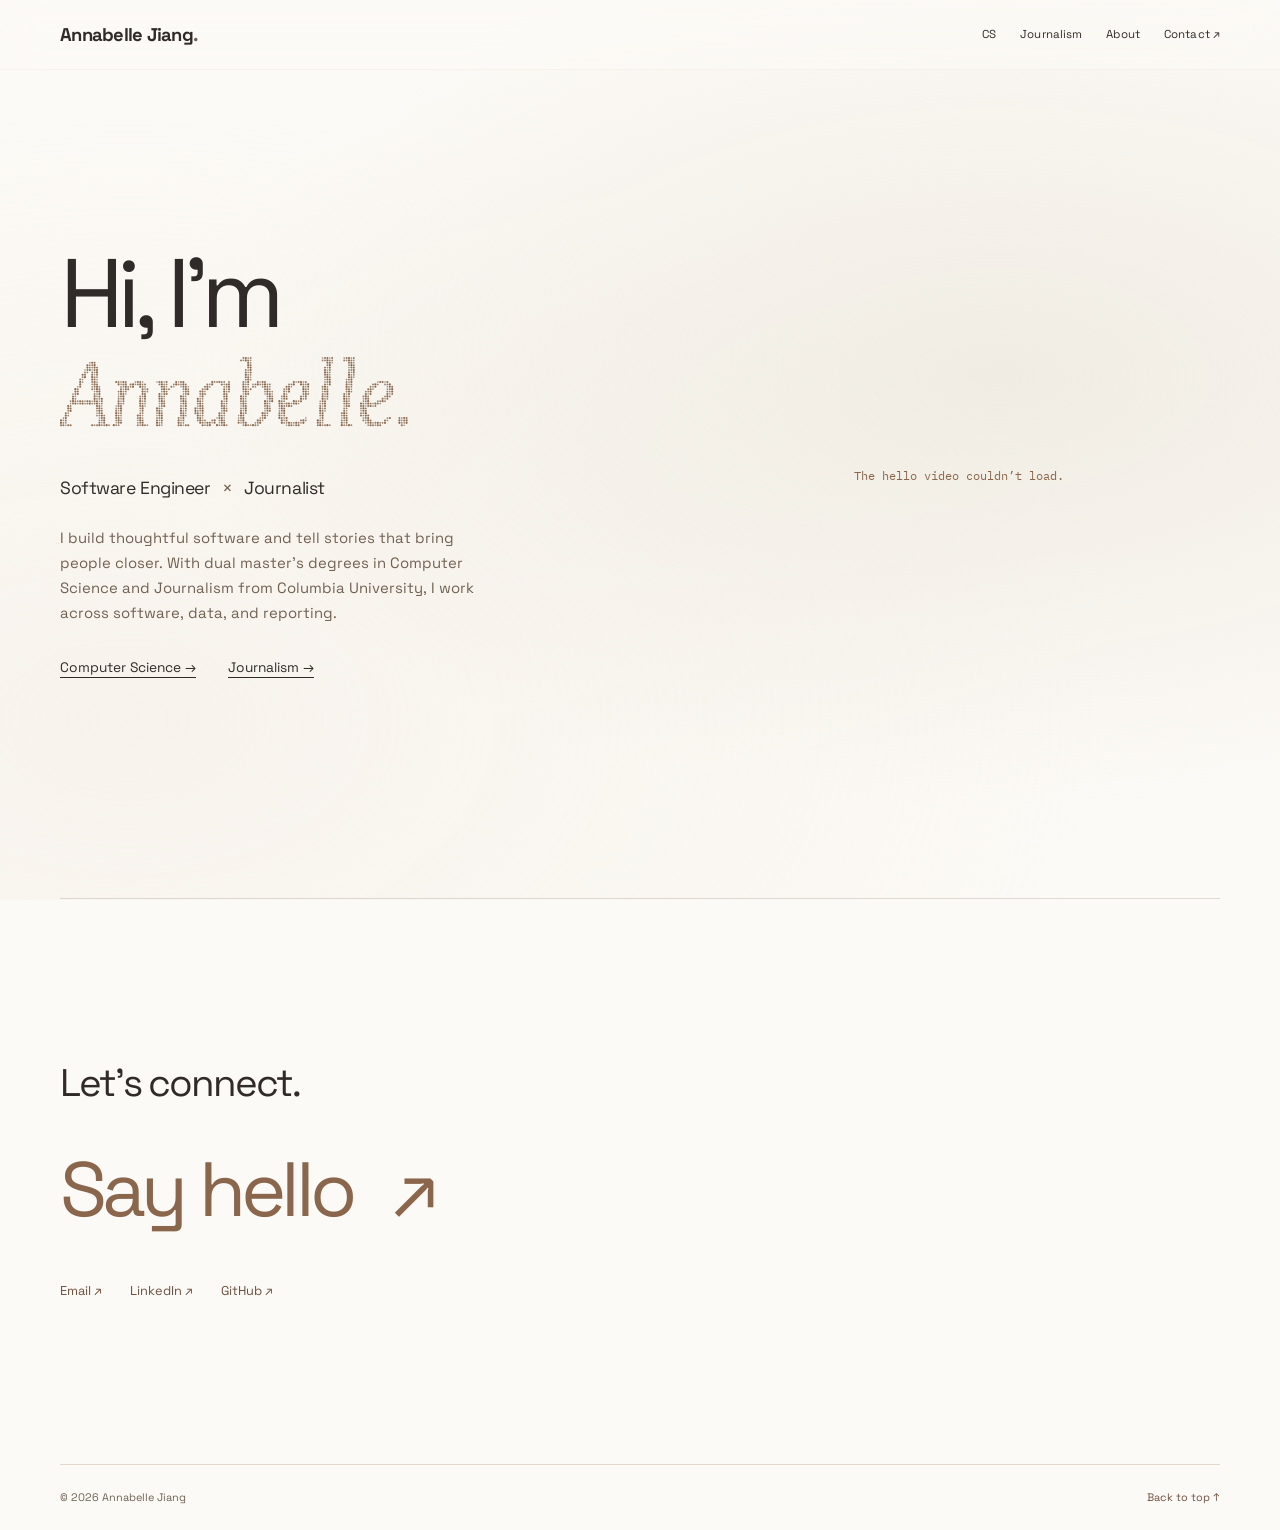
<file: index.html>
<!DOCTYPE html>
<html lang="en">
  <head>
    <meta charset="UTF-8" />
    <meta name="viewport" content="width=device-width, initial-scale=1.0" />
    <title>Annabelle Jiang | CS + Journalism</title>
    <meta
      name="description"
      content="Annabelle Jiang builds AI systems, interactive tools, and immersive stories. Columbia University graduate in Computer Science and Journalism."
    />
    <link rel="preconnect" href="https://fonts.googleapis.com" />
    <link rel="preconnect" href="https://fonts.gstatic.com" crossorigin />
    <link
      href="https://fonts.googleapis.com/css2?family=Space+Grotesk:wght@400;500;700&family=IBM+Plex+Mono:wght@400;500&display=swap"
      rel="stylesheet"
    />
    <link rel="stylesheet" href="theme.css"><link rel="stylesheet" href="styles.css" />
    <link rel="stylesheet" href="character-system.css" />
    <link rel="stylesheet" href="scrolly-story.css" />
  </head>
  <body class="character-portfolio scrolly-portfolio">
    <div class="story-atmosphere" aria-hidden="true"></div>
    <a class="skip-link" href="#contact">Skip to contact</a>
    <div class="scroll-progress" aria-hidden="true"><span id="scroll-bar"></span></div>
    <header class="nav-bar"><nav class="nav" aria-label="Main navigation">
      <a class="logo" href="#top">Annabelle Jiang<span class="logo-dot">.</span></a>
      <div class="nav-links"><a href="cs.html">CS</a><a href="journalism.html">Journalism</a><a href="about.html">About</a><a href="#contact" data-spy="contact">Contact ↗</a></div>
    </nav></header>
    <main id="top">
      <section class="editorial hero-section container" aria-labelledby="hero-title">
        <div class="editorial-copy">
          <h1 id="hero-title">Hi, I’m<br /><span class="point-name" id="point-name"><span>Annabelle.</span><canvas aria-hidden="true"></canvas></span></h1>
          <p class="hero-role">Software Engineer <span>×</span> Journalist</p>
          <p class="intro">I build thoughtful software and tell stories that bring people closer. With dual master’s degrees in Computer Science and Journalism from Columbia University, I work across software, data, and reporting.</p>
          <div class="cta-row"><a class="text-link" href="cs.html">Computer Science →</a><a class="text-link" href="journalism.html">Journalism →</a></div>
        </div>
        <figure class="character character-hello hero-film" aria-label="Annabelle waves hello">
          <div class="keyed-video" id="hero-film"><canvas aria-hidden="true"></canvas></div>
        </figure>
      </section>
      <section class="contact-section container" id="contact"><h2>Let’s connect.</h2><a class="contact-email" href="mailto:alj2162@columbia.edu">Say hello <span aria-hidden="true">↗</span></a><div class="social-links"><a href="mailto:alj2162@columbia.edu">Email ↗</a><a href="https://www.linkedin.com/in/annabellejiang" target="_blank" rel="noreferrer">LinkedIn ↗</a><a href="https://github.com/annabellelj" target="_blank" rel="noreferrer">GitHub ↗</a></div></section>
    </main>
    <footer class="footer container"><p>© <span id="year"></span> Annabelle Jiang</p><a href="#top">Back to top ↑</a></footer>
    <script src="script.js"></script>
    <script src="hero-film.js" defer></script>
    <script src="point-name.js" defer></script>
  <script src="portrait-key.js" defer></script></body>
</html>
</file>
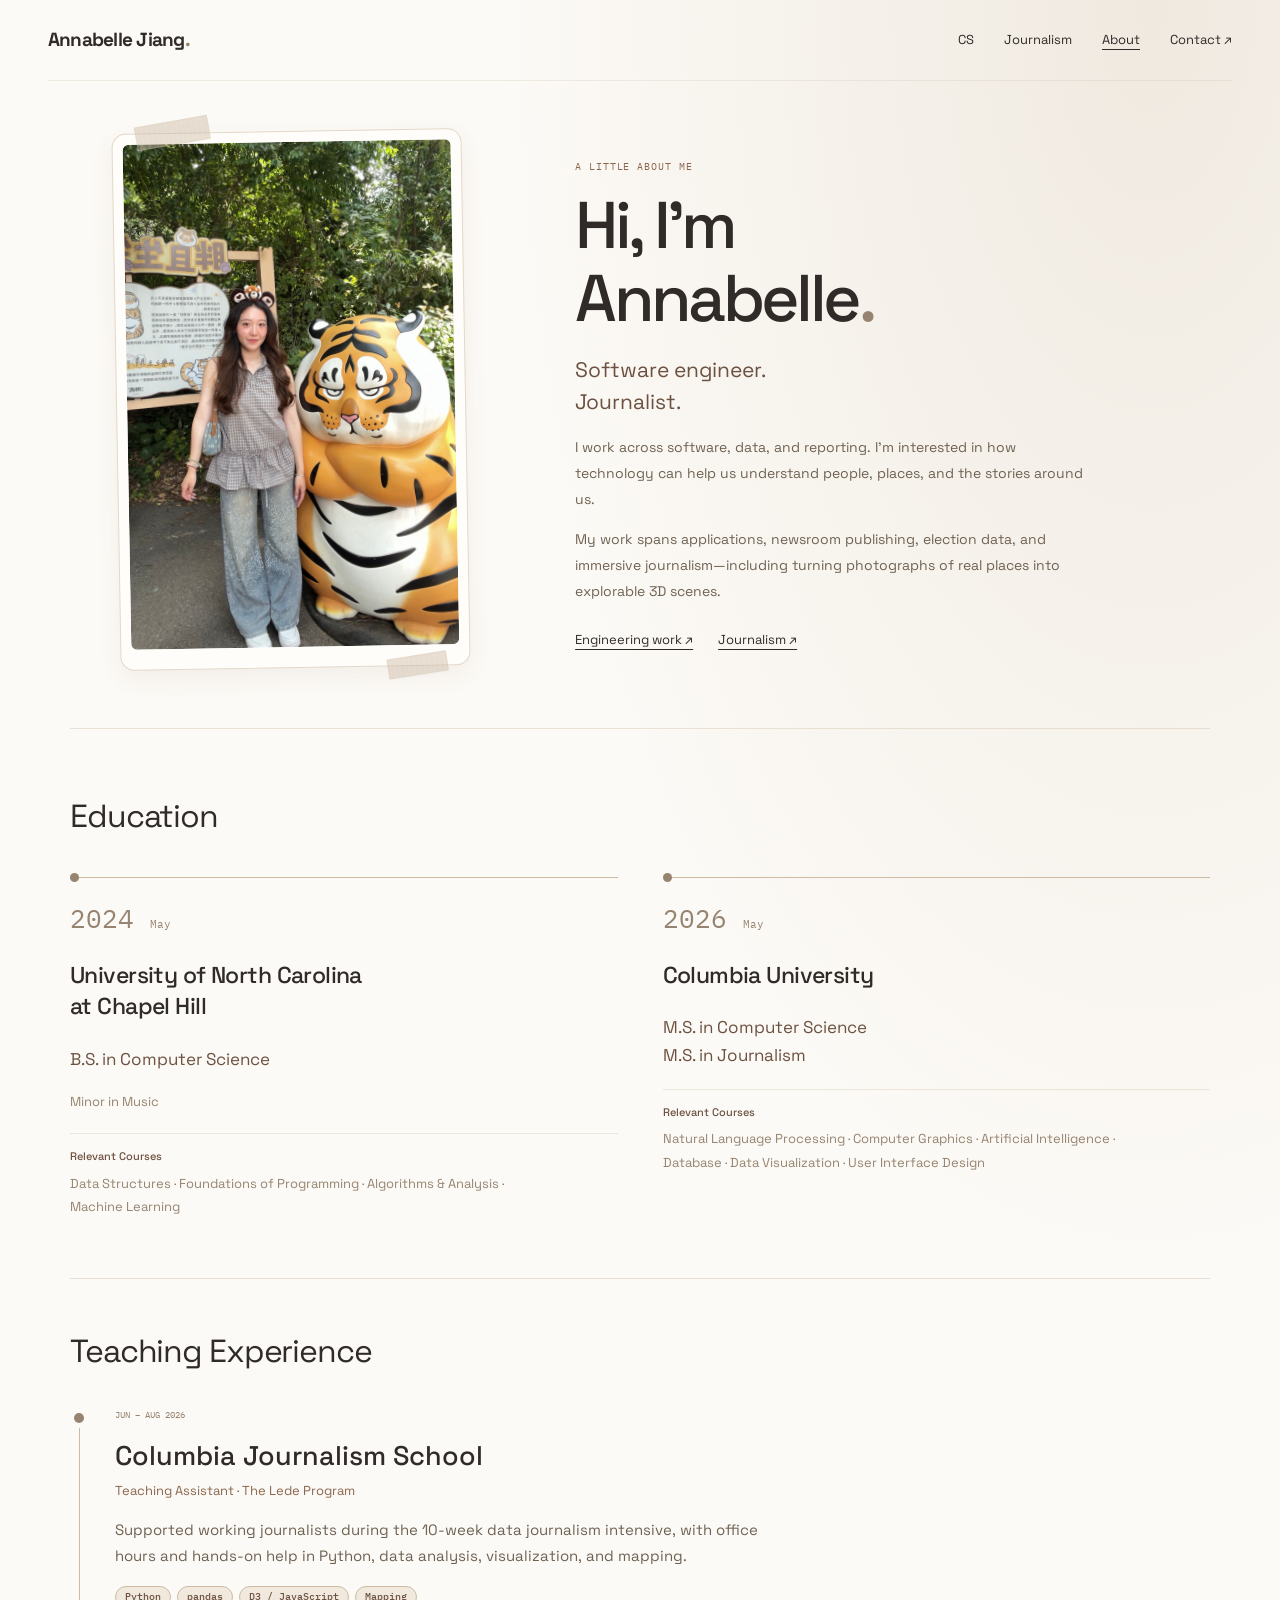
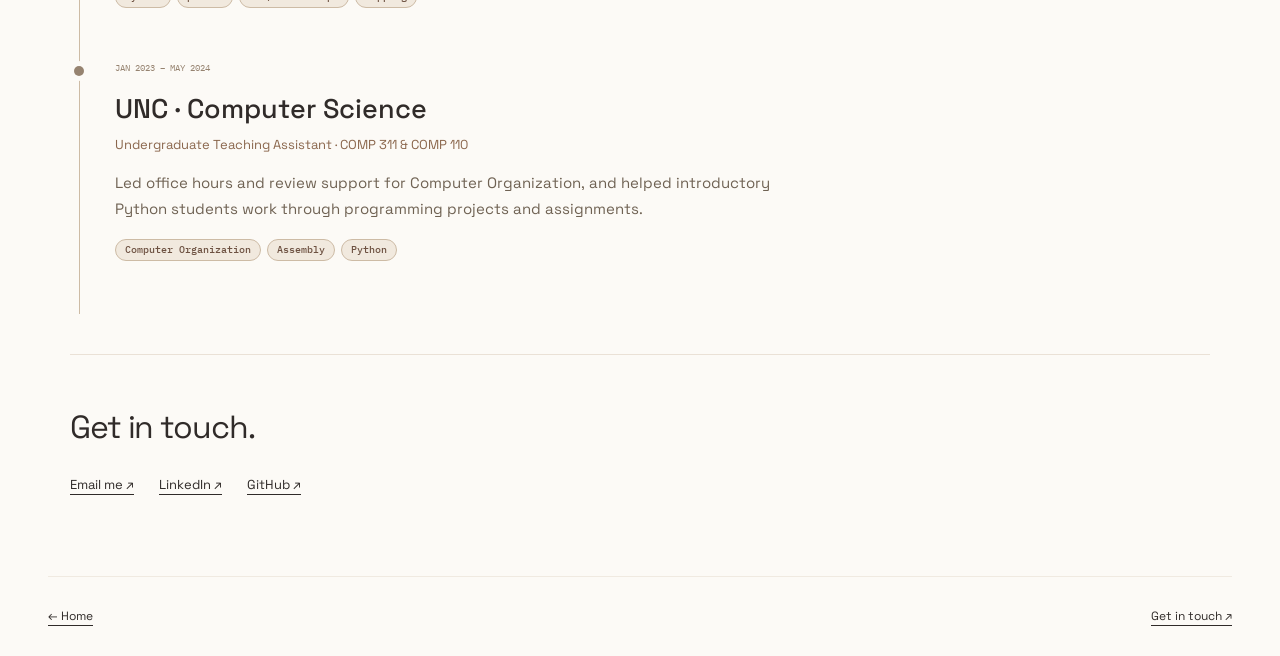
<file: about.html>
<!doctype html><html lang="en"><head><meta charset="utf-8"><meta name="viewport" content="width=device-width,initial-scale=1"><title>About · Annabelle Jiang</title><meta name="description" content="About Annabelle Jiang — software engineering, journalism, and education."><link rel="preconnect" href="https://fonts.googleapis.com"><link href="https://fonts.googleapis.com/css2?family=Space+Grotesk:wght@400;500;700&family=IBM+Plex+Mono&display=swap" rel="stylesheet"><link rel="stylesheet" href="theme.css"><link rel="stylesheet" href="collections.css"></head><body class="collection-page about"><a class="skip" href="#about-intro">Skip to collection</a><header><a class="brand" href="index.html">Annabelle Jiang<span>.</span></a><nav aria-label="Main navigation"><a href="cs.html">CS</a><a href="journalism.html" >Journalism</a><a href="about.html" aria-current="page">About</a><a href="index.html#contact">Contact ↗</a></nav></header><main><section class="about-intro" id="about-intro" aria-labelledby="about-title"><figure class="profile-photo"><img src="media/IMG_3473.jpg" width="1320" height="2032" alt="Annabelle Jiang standing beside a tiger sculpture" fetchpriority="high"></figure><div><p class="eyebrow">A little about me</p><h1 id="about-title">Hi, I’m<br>Annabelle<span>.</span></h1><p class="about-lead">Software engineer.<br>Journalist.</p><p>I work across software, data, and reporting. I’m interested in how technology can help us understand people, places, and the stories around us.</p><p>My work spans applications, newsroom publishing, election data, and immersive journalism—including turning photographs of real places into explorable 3D scenes.</p><div class="about-links"><a href="cs.html">Engineering work ↗</a><a href="journalism.html">Journalism ↗</a></div></div></section><section class="education" aria-labelledby="education-title"><h2 id="education-title">Education</h2><div class="education-path"><article><p class="education-year">2024 <span>May</span></p><div><h3>University of North Carolina<br>at Chapel Hill</h3><p class="education-degree">B.S. in Computer Science</p><p>Minor in Music</p><div class="relevant-courses"><h4>Relevant Courses</h4><p>Data Structures · Foundations of Programming · Algorithms &amp; Analysis · Machine Learning</p></div></div></article><article><p class="education-year">2026 <span>May</span></p><div><h3>Columbia University</h3><p class="education-degree">M.S. in Computer Science<br>M.S. in Journalism</p><div class="relevant-courses"><h4>Relevant Courses</h4><p>Natural Language Processing · Computer Graphics · Artificial Intelligence · Database · Data Visualization · User Interface Design</p></div></div></article></div></section><section class="about-teaching" aria-labelledby="ta-title"><h2 id="ta-title">Teaching Experience</h2><div class="experience-timeline"><article class="work-entry"><div class="entry-label">Jun – Aug 2026</div><h3>Columbia Journalism School</h3><p class="experience-role">Teaching Assistant · The Lede Program</p><p class="entry-description">Supported working journalists during the 10-week data journalism intensive, with office hours and hands-on help in Python, data analysis, visualization, and mapping.</p><div class="technology-tags" aria-label="Teaching topics"><span class="technology-tag">Python</span><span class="technology-tag">pandas</span><span class="technology-tag">D3 / JavaScript</span><span class="technology-tag">Mapping</span></div></article><article class="work-entry"><div class="entry-label">Jan 2023 – May 2024</div><h3>UNC · Computer Science</h3><p class="experience-role">Undergraduate Teaching Assistant · COMP 311 &amp; COMP 110</p><p class="entry-description">Led office hours and review support for Computer Organization, and helped introductory Python students work through programming projects and assignments.</p><div class="technology-tags" aria-label="Teaching topics"><span class="technology-tag">Computer Organization</span><span class="technology-tag">Assembly</span><span class="technology-tag">Python</span></div></article></div></section><section class="about-contact"><h2>Get in touch.</h2><div class="about-links"><a href="mailto:alj2162@columbia.edu">Email me ↗</a><a href="https://www.linkedin.com/in/annabellejiang" target="_blank" rel="noreferrer">LinkedIn ↗</a><a href="https://github.com/annabellelj" target="_blank" rel="noreferrer">GitHub ↗</a></div></section></main><footer><a href="index.html">← Home</a><a href="mailto:alj2162@columbia.edu">Get in touch ↗</a></footer></body></html>
</file>
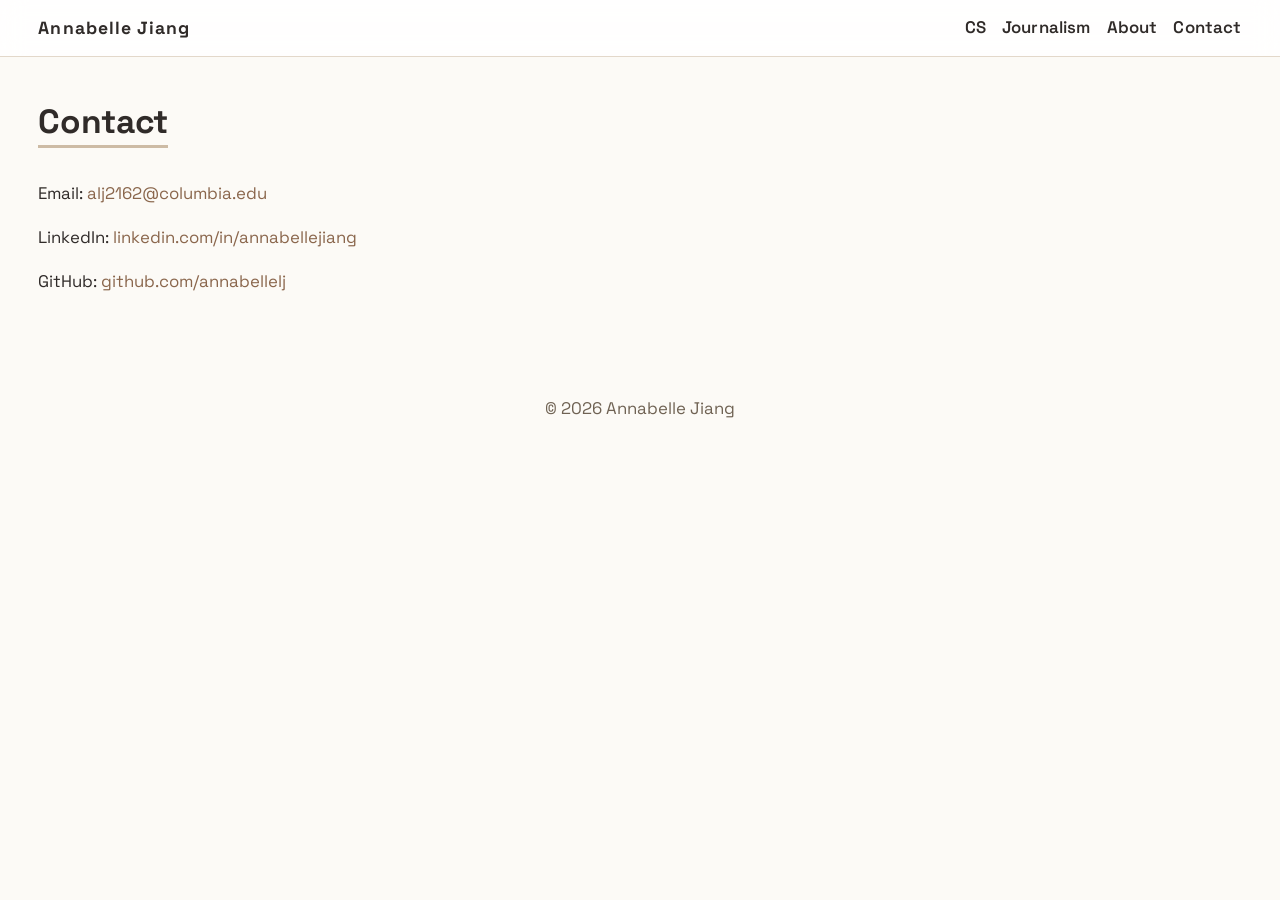
<file: contact.html>
<!DOCTYPE html>
<html lang="en">
  <head>
    <meta charset="UTF-8" />
    <meta name="viewport" content="width=device-width, initial-scale=1.0" />
    <title>Contact | Annabelle Jiang</title>
    <meta name="description" content="Contact Annabelle Jiang." />
    <link rel="preconnect" href="https://fonts.googleapis.com" />
    <link rel="preconnect" href="https://fonts.gstatic.com" crossorigin />
    <link
      href="https://fonts.googleapis.com/css2?family=Space+Grotesk:wght@400;500;700&family=IBM+Plex+Mono:wght@400;500&display=swap"
      rel="stylesheet"
    />
    <link rel="stylesheet" href="theme.css"><link rel="stylesheet" href="styles.css" />
    <script>document.documentElement.classList.add("js");</script>
  </head>
  <body>
    <div class="nav-bar">
      <nav class="nav">
        <a class="logo" href="index.html#top">Annabelle Jiang</a>
        <div class="nav-links">
          <a href="index.html#cs">CS</a>
          <a href="index.html#journalism">Journalism</a>
          <a href="index.html#about">About</a>
          <a href="index.html#contact">Contact</a>
        </div>
      </nav>
    </div>

    <main>
      <section class="section container">
        <h1 class="section-title">Contact</h1>
        <p>Email: <a href="mailto:alj2162@columbia.edu">alj2162@columbia.edu</a></p>
        <p>LinkedIn: <a href="https://www.linkedin.com/in/annabellejiang" target="_blank" rel="noreferrer">linkedin.com/in/annabellejiang</a></p>
        <p>GitHub: <a href="https://github.com/annabellelj" target="_blank" rel="noreferrer">github.com/annabellelj</a></p>
      </section>
    </main>

    <footer class="footer">
      <p>&copy; <span id="year"></span> Annabelle Jiang</p>
    </footer>

    <script src="script.js"></script>
  </body>
</html>
</file>
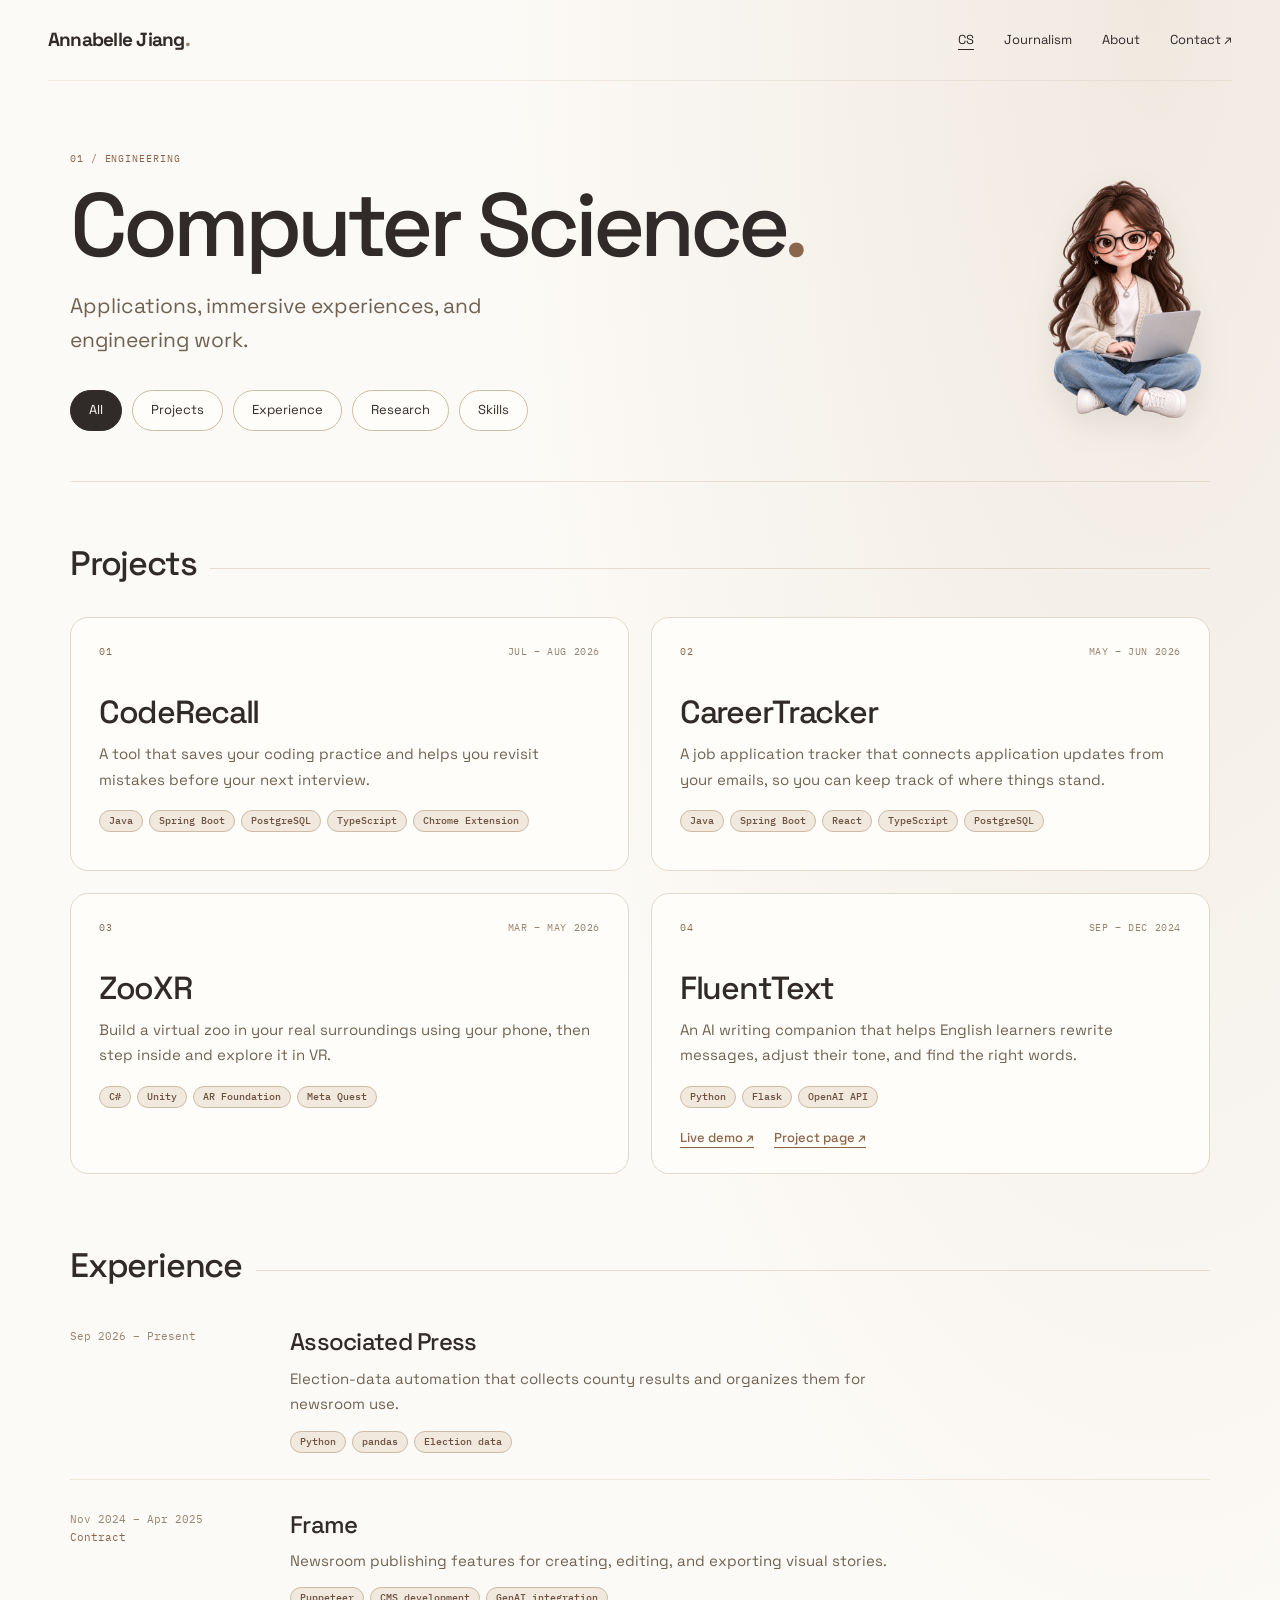
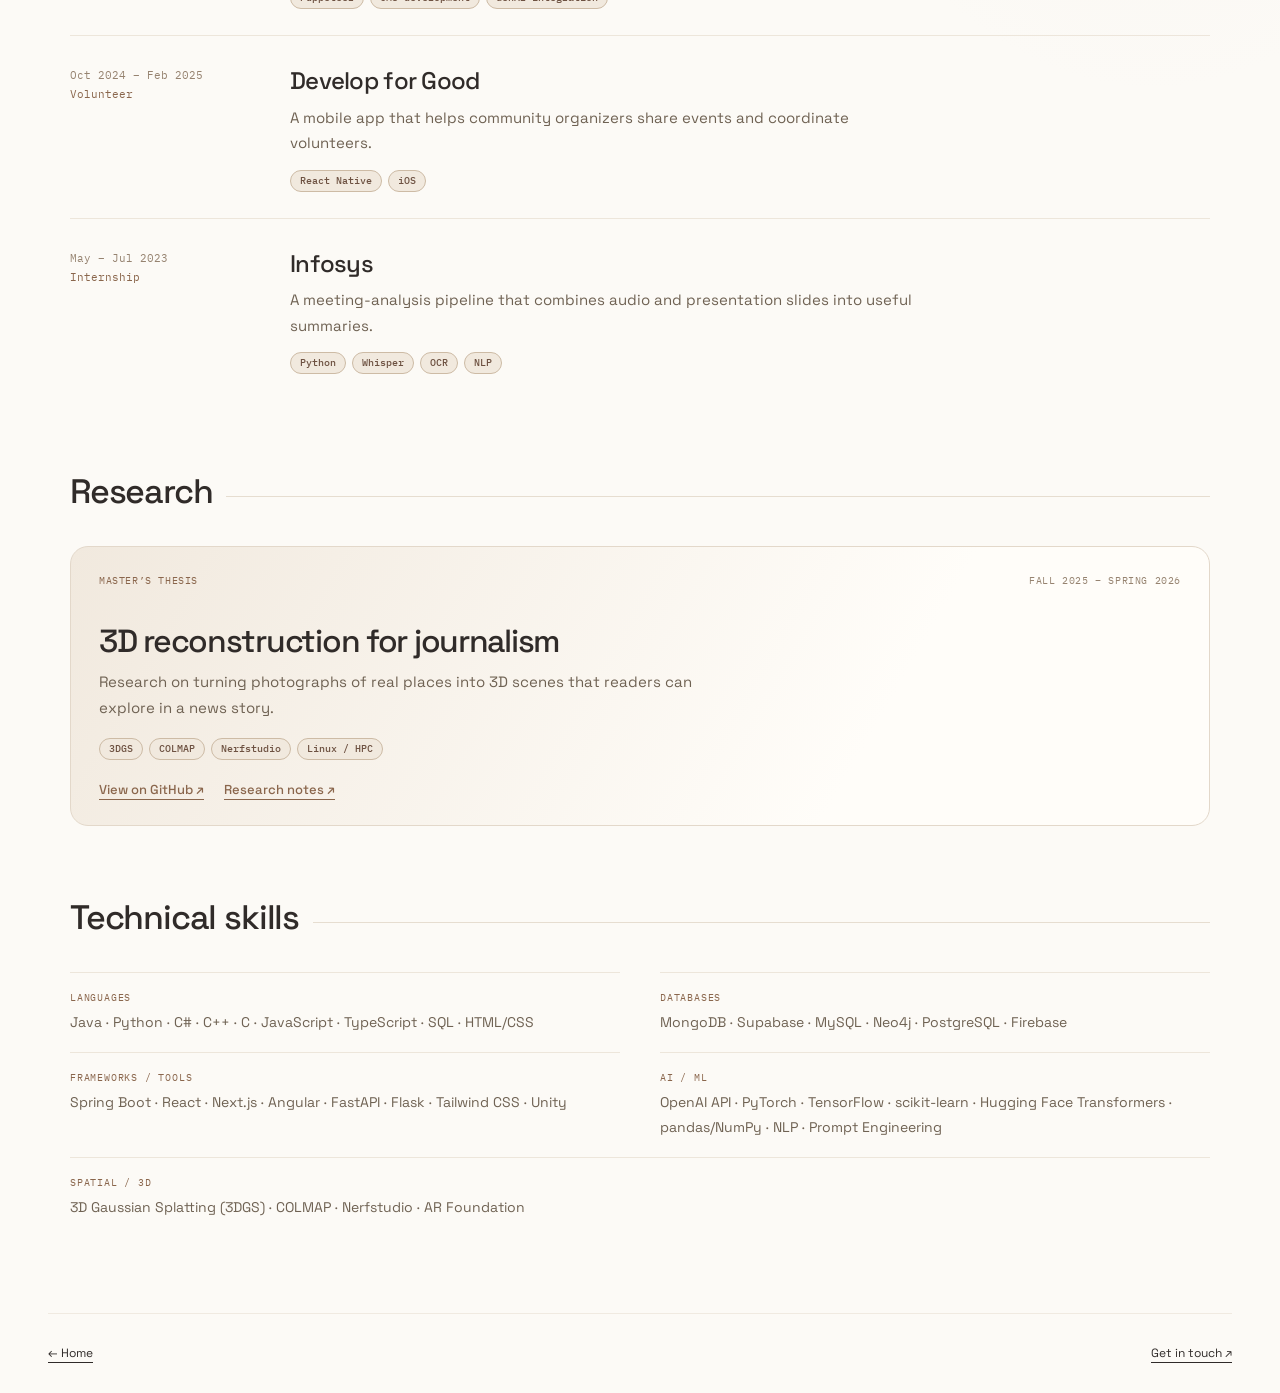
<file: cs.html>
<!doctype html>
<html lang="en">
<head>
<meta charset="utf-8">
<meta name="viewport" content="width=device-width,initial-scale=1">
<title>Computer Science · Annabelle Jiang</title>
<meta name="description" content="Computer Science by Annabelle Jiang — projects and engineering experience.">
<link rel="preconnect" href="https://fonts.googleapis.com">
<link href="https://fonts.googleapis.com/css2?family=Space+Grotesk:wght@400;500;700&family=IBM+Plex+Mono&display=swap" rel="stylesheet">
<link rel="stylesheet" href="theme.css"><link rel="stylesheet" href="collections.css">
</head>
<body class="collection-page cs">
<a class="skip" href="#projects">Skip to projects</a>
<header>
  <a class="brand" href="index.html">Annabelle Jiang<span>.</span></a>
  <nav aria-label="Main navigation"><a href="cs.html" aria-current="page">CS</a><a href="journalism.html">Journalism</a><a href="about.html">About</a><a href="index.html#contact">Contact ↗</a></nav>
</header>
<main>
  <section class="page-hero">
    <div>
      <p class="eyebrow">01 / Engineering</p>
      <h1>Computer Science<span>.</span></h1>
      <p class="page-lead">Applications, immersive experiences, and engineering work.</p>
      <div class="page-filter" role="group" aria-label="Filter this page"><button type="button" data-filter="all" aria-pressed="true">All</button><button type="button" data-filter="projects" aria-pressed="false">Projects</button><button type="button" data-filter="experience" aria-pressed="false">Experience</button><button type="button" data-filter="research" aria-pressed="false">Research</button><button type="button" data-filter="skills" aria-pressed="false">Skills</button></div>
    </div>
    <figure class="page-figure" data-role="cs"><img class="page-character" src="media/characters/coding.png" alt="Annabelle's character sitting with a laptop" width="1024" height="1536"><span class="figure-fx" aria-hidden="true"></span></figure>
  </section>

  <section class="page-section" id="projects" aria-labelledby="projects-title">
    <h2 class="section-heading" id="projects-title">Projects</h2>
    <div class="project-grid">
      <article class="project-card" id="coderecall">
        <div class="card-meta"><span>01</span><span>Jul – Aug 2026</span></div>
        <h3>CodeRecall</h3>
        <p>A tool that saves your coding practice and helps you revisit mistakes before your next interview.</p>
        <div class="technology-tags" aria-label="Technologies"><span class="technology-tag">Java</span><span class="technology-tag">Spring Boot</span><span class="technology-tag">PostgreSQL</span><span class="technology-tag">TypeScript</span><span class="technology-tag">Chrome Extension</span></div>
      </article>
      <article class="project-card" id="careertracker">
        <div class="card-meta"><span>02</span><span>May – Jun 2026</span></div>
        <h3>CareerTracker</h3>
        <p>A job application tracker that connects application updates from your emails, so you can keep track of where things stand.</p>
        <div class="technology-tags" aria-label="Technologies"><span class="technology-tag">Java</span><span class="technology-tag">Spring Boot</span><span class="technology-tag">React</span><span class="technology-tag">TypeScript</span><span class="technology-tag">PostgreSQL</span></div>
      </article>
      <article class="project-card" id="zooxr">
        <div class="card-meta"><span>03</span><span>Mar – May 2026</span></div>
        <h3>ZooXR</h3>
        <p>Build a virtual zoo in your real surroundings using your phone, then step inside and explore it in VR.</p>
        <div class="technology-tags" aria-label="Technologies"><span class="technology-tag">C#</span><span class="technology-tag">Unity</span><span class="technology-tag">AR Foundation</span><span class="technology-tag">Meta Quest</span></div>
      </article>
      <article class="project-card" id="fluenttext">
        <div class="card-meta"><span>04</span><span>Sep – Dec 2024</span></div>
        <h3>FluentText</h3>
        <p>An AI writing companion that helps English learners rewrite messages, adjust their tone, and find the right words.</p>
        <div class="technology-tags" aria-label="Technologies"><span class="technology-tag">Python</span><span class="technology-tag">Flask</span><span class="technology-tag">OpenAI API</span></div>
        <div class="card-links"><a href="https://fluenttext.onrender.com/" target="_blank" rel="noreferrer">Live demo ↗</a><a href="https://annabellelj.github.io/fluent-text/" target="_blank" rel="noreferrer">Project page ↗</a></div>
      </article>
    </div>
  </section>

  <section class="page-section" id="experience" aria-labelledby="experience-title">
    <h2 class="section-heading" id="experience-title">Experience</h2>
    <ol class="role-list">
      <li><p class="role-date">Sep 2026 – Present</p><div><h3>Associated Press</h3><p>Election-data automation that collects county results and organizes them for newsroom use.</p><div class="technology-tags" aria-label="Technologies"><span class="technology-tag">Python</span><span class="technology-tag">pandas</span><span class="technology-tag">Election data</span></div></div></li>
      <li><p class="role-date">Nov 2024 – Apr 2025<span>Contract</span></p><div><h3>Frame</h3><p>Newsroom publishing features for creating, editing, and exporting visual stories.</p><div class="technology-tags" aria-label="Technologies"><span class="technology-tag">Puppeteer</span><span class="technology-tag">CMS development</span><span class="technology-tag">GenAI integration</span></div></div></li>
      <li><p class="role-date">Oct 2024 – Feb 2025<span>Volunteer</span></p><div><h3>Develop for Good</h3><p>A mobile app that helps community organizers share events and coordinate volunteers.</p><div class="technology-tags" aria-label="Technologies"><span class="technology-tag">React Native</span><span class="technology-tag">iOS</span></div></div></li>
      <li><p class="role-date">May – Jul 2023<span>Internship</span></p><div><h3>Infosys</h3><p>A meeting-analysis pipeline that combines audio and presentation slides into useful summaries.</p><div class="technology-tags" aria-label="Technologies"><span class="technology-tag">Python</span><span class="technology-tag">Whisper</span><span class="technology-tag">OCR</span><span class="technology-tag">NLP</span></div></div></li>
    </ol>
  </section>

  <section class="page-section" id="research" aria-labelledby="research-title">
    <h2 class="section-heading" id="research-title">Research</h2>
    <article class="feature-card">
      <p class="card-meta"><span>Master’s thesis</span><span>Fall 2025 – Spring 2026</span></p>
      <h3>3D reconstruction for journalism</h3>
      <p>Research on turning photographs of real places into 3D scenes that readers can explore in a news story.</p>
      <div class="technology-tags" aria-label="Technologies"><span class="technology-tag">3DGS</span><span class="technology-tag">COLMAP</span><span class="technology-tag">Nerfstudio</span><span class="technology-tag">Linux / HPC</span></div>
      <div class="card-links"><a href="https://github.com/annabellelj/3DGS-journalism-scrolly" target="_blank" rel="noreferrer">View on GitHub ↗</a><a href="journalism.html#research-notes">Research notes ↗</a></div>
    </article>
  </section>

  <section class="page-section" id="skills" aria-labelledby="skills-title">
    <h2 class="section-heading" id="skills-title">Technical skills</h2>
    <dl class="skill-list">
      <div><dt>Languages</dt><dd>Java · Python · C# · C++ · C · JavaScript · TypeScript · SQL · HTML/CSS</dd></div>
      <div><dt>Databases</dt><dd>MongoDB · Supabase · MySQL · Neo4j · PostgreSQL · Firebase</dd></div>
      <div><dt>Frameworks / Tools</dt><dd>Spring Boot · React · Next.js · Angular · FastAPI · Flask · Tailwind CSS · Unity</dd></div>
      <div><dt>AI / ML</dt><dd>OpenAI API · PyTorch · TensorFlow · scikit-learn · Hugging Face Transformers · pandas/NumPy · NLP · Prompt Engineering</dd></div>
      <div><dt>Spatial / 3D</dt><dd>3D Gaussian Splatting (3DGS) · COLMAP · Nerfstudio · AR Foundation</dd></div>
    </dl>
  </section>
</main>
<footer><a href="index.html">← Home</a><a href="mailto:alj2162@columbia.edu">Get in touch ↗</a></footer>
<script src="characters.js" defer></script>
<script src="page-filter.js" defer></script>
</body>
</html>
</file>
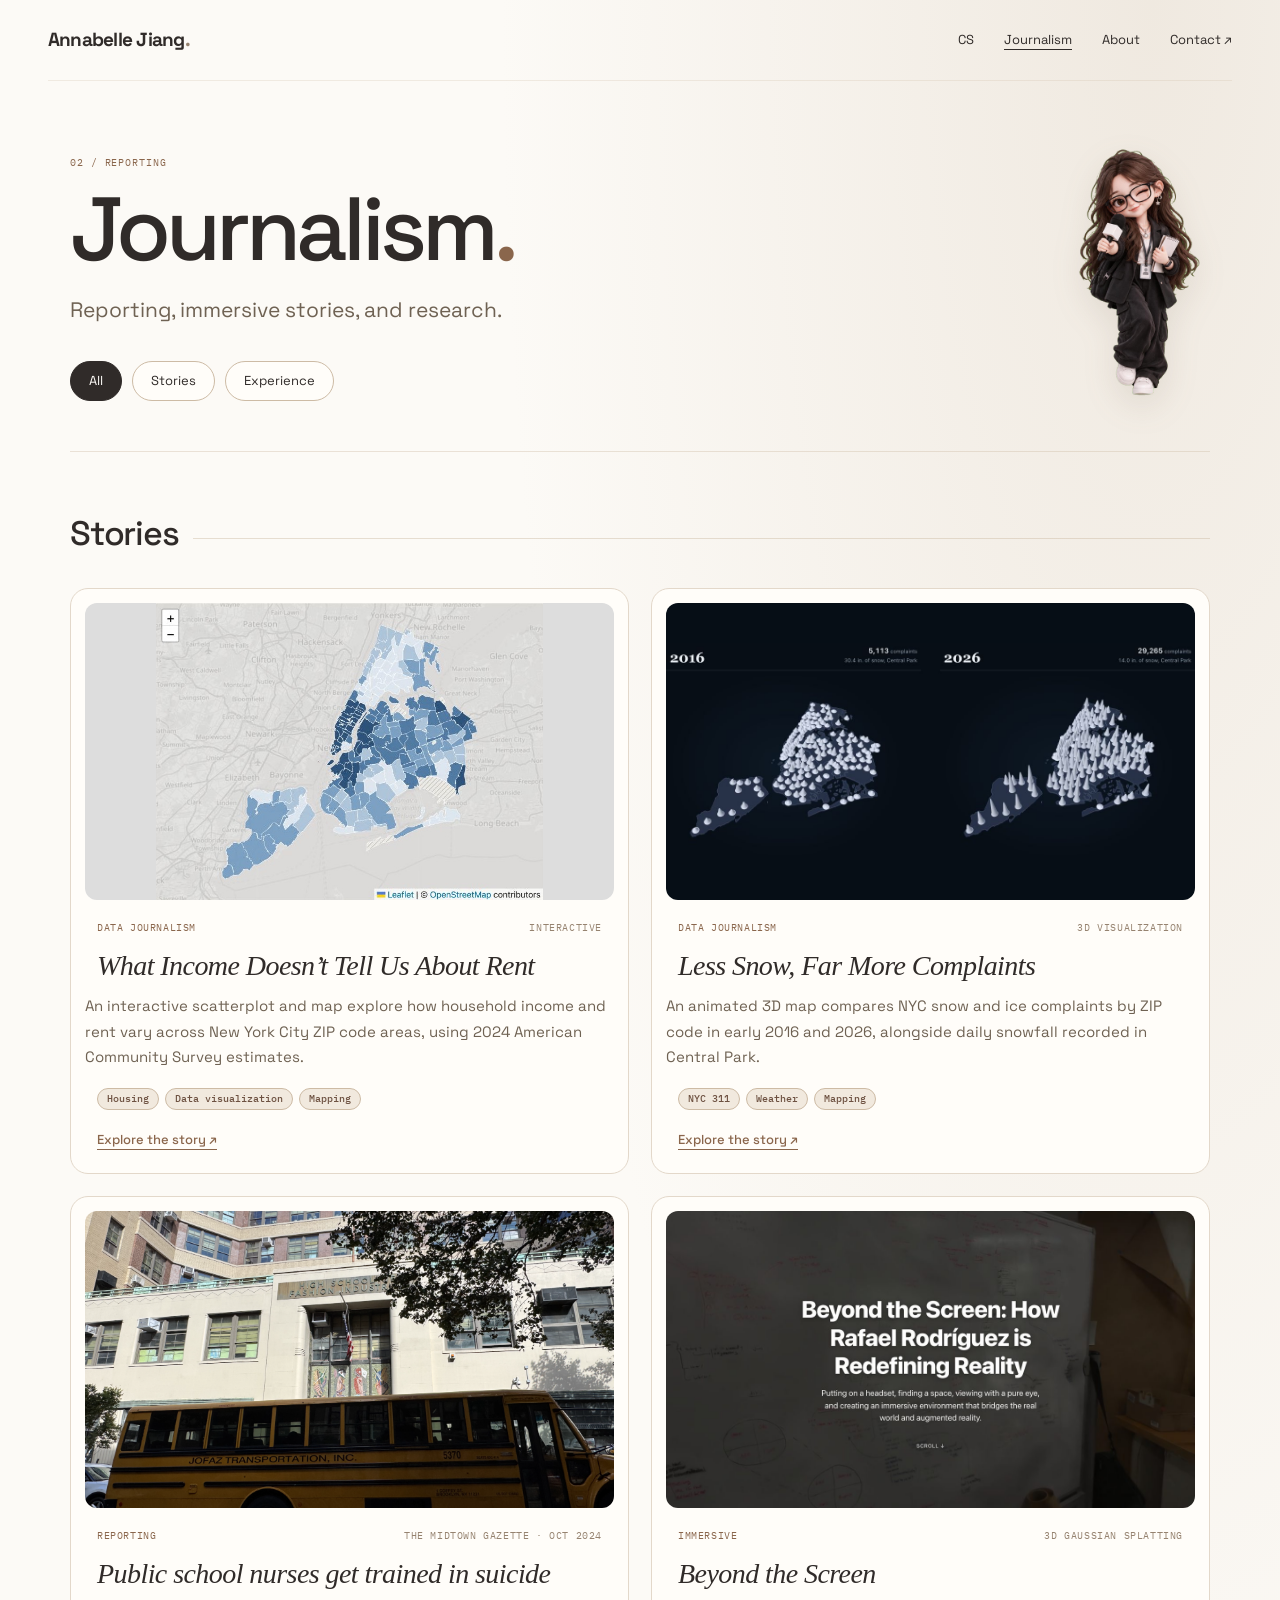
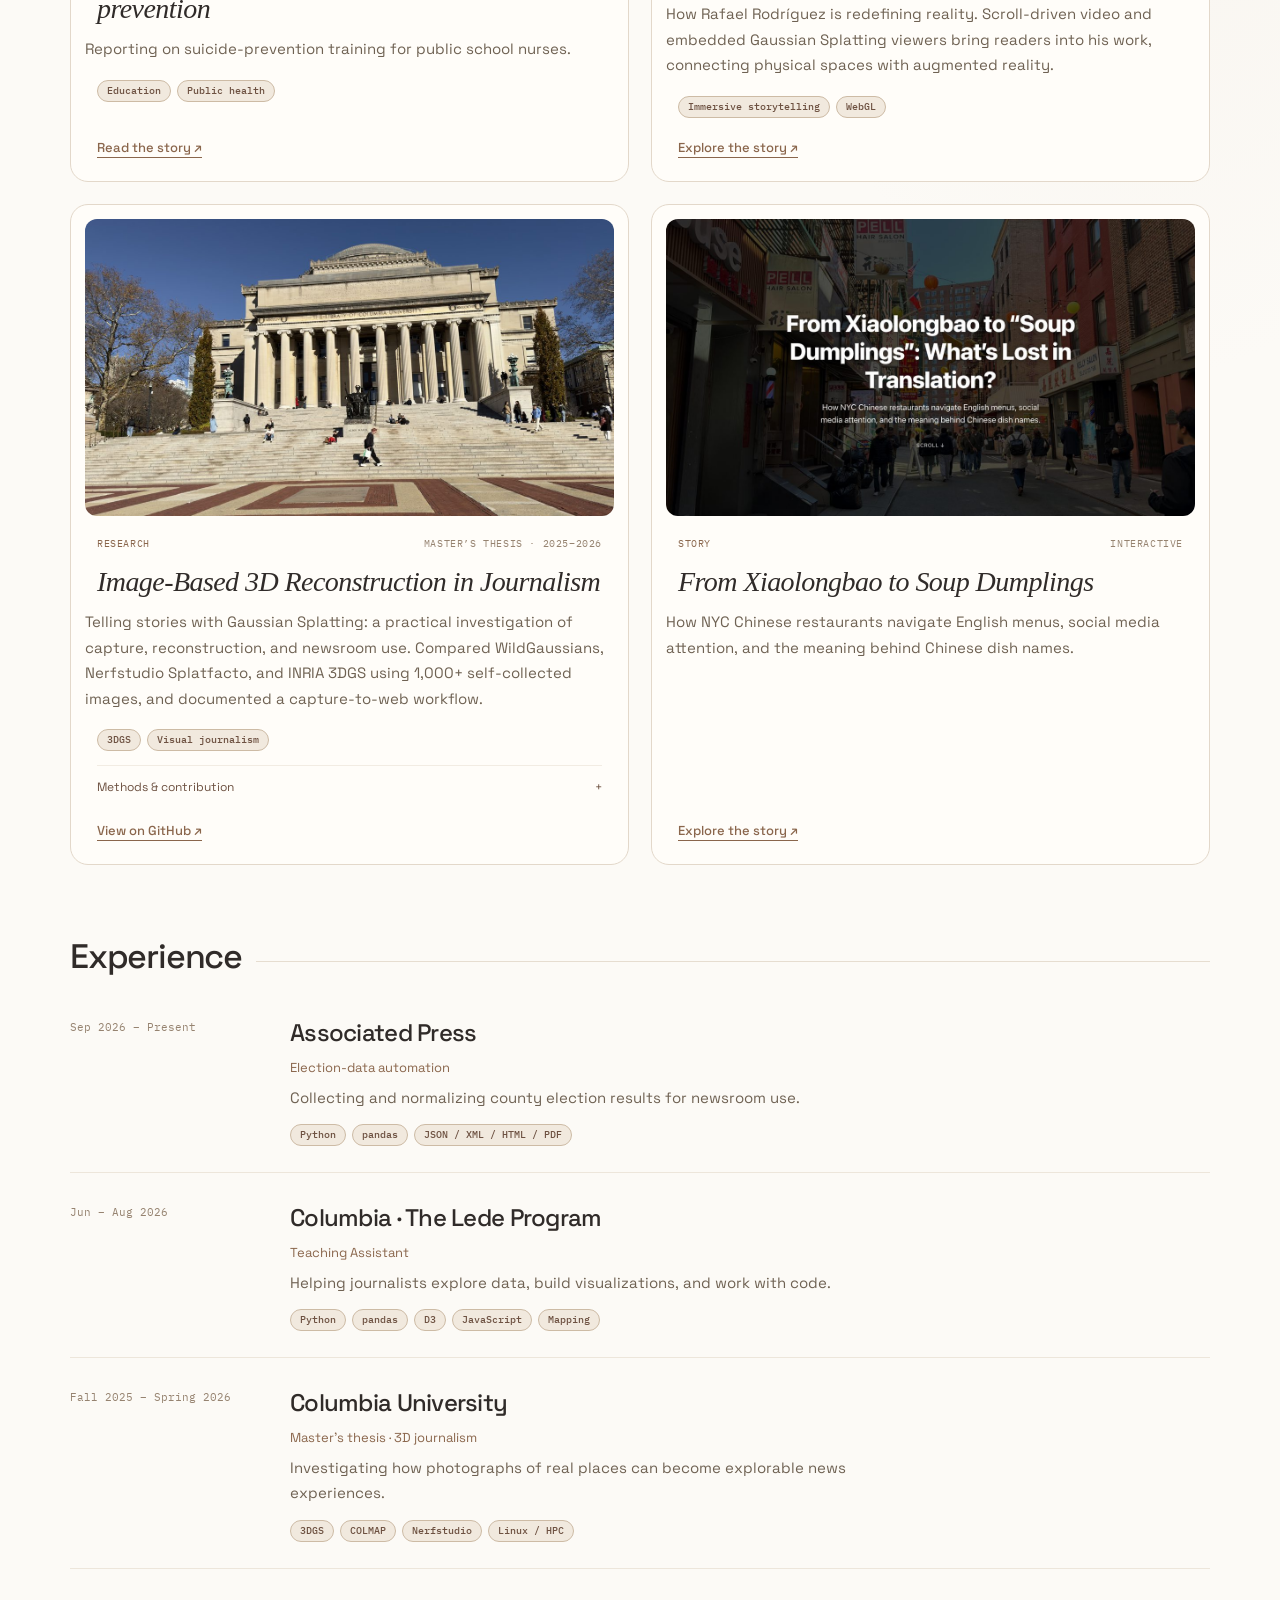
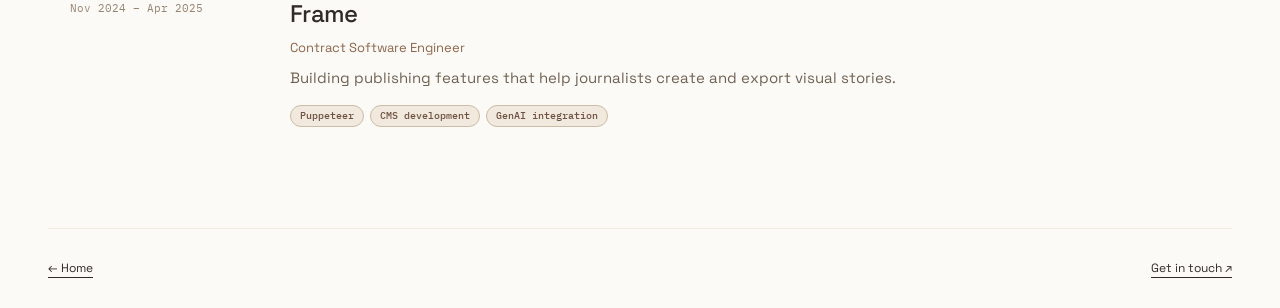
<file: journalism.html>
<!doctype html>
<html lang="en">
<head>
<meta charset="utf-8">
<meta name="viewport" content="width=device-width,initial-scale=1">
<title>Journalism · Annabelle Jiang</title>
<meta name="description" content="Journalism by Annabelle Jiang — selected work, contributions, and experience.">
<link rel="preconnect" href="https://fonts.googleapis.com">
<link href="https://fonts.googleapis.com/css2?family=Space+Grotesk:wght@400;500;700&family=IBM+Plex+Mono&display=swap" rel="stylesheet">
<link rel="stylesheet" href="theme.css"><link rel="stylesheet" href="collections.css">
</head>
<body class="collection-page journalism">
<a class="skip" href="#stories">Skip to stories</a>
<header>
  <a class="brand" href="index.html">Annabelle Jiang<span>.</span></a>
  <nav aria-label="Main navigation"><a href="cs.html">CS</a><a href="journalism.html" aria-current="page">Journalism</a><a href="about.html">About</a><a href="index.html#contact">Contact ↗</a></nav>
</header>
<main>
  <section class="page-hero">
    <div>
      <p class="eyebrow">02 / Reporting</p>
      <h1>Journalism<span>.</span></h1>
      <p class="page-lead">Reporting, immersive stories, and research.</p>
      <div class="page-filter" role="group" aria-label="Filter this page"><button type="button" data-filter="all" aria-pressed="true">All</button><button type="button" data-filter="stories" aria-pressed="false">Stories</button><button type="button" data-filter="experience" aria-pressed="false">Experience</button></div>
    </div>
    <figure class="page-figure" data-role="journalism"><img class="page-character" src="media/移除垫子的3D手办图.jpg" alt="Annabelle's character holding a microphone and notebook" width="720" height="1280"><span class="figure-fx" aria-hidden="true"><i></i><i></i><i></i></span></figure>
  </section>

  <section class="page-section" id="stories" aria-labelledby="stories-title">
    <h2 class="section-heading" id="stories-title">Stories</h2>
    <div class="story-grid">
      <article class="story-card">
        <a class="story-visual story-visual--map" href="https://annabellelj.github.io/nyc-rent-income/" target="_blank" rel="noreferrer" aria-label="Explore What Income Doesn’t Tell Us About Rent"><img src="media/stories/nyc-rent-income.jpg" alt="Map of median gross rent across New York City ZIP code areas" width="728" height="560" loading="lazy"></a>
        <p class="card-meta"><span>Data journalism</span><span>Interactive</span></p>
        <h3>What Income Doesn’t Tell Us About Rent</h3>
        <p>An interactive scatterplot and map explore how household income and rent vary across New York City ZIP code areas, using 2024 American Community Survey estimates.</p>
        <div class="technology-tags" aria-label="Topics"><span class="technology-tag">Housing</span><span class="technology-tag">Data visualization</span><span class="technology-tag">Mapping</span></div>
        <div class="card-links"><a href="https://annabellelj.github.io/nyc-rent-income/" target="_blank" rel="noreferrer">Explore the story ↗</a></div>
      </article>
      <article class="story-card">
        <a class="story-visual story-visual--map story-visual--snow" href="https://annabellelj.github.io/NYC-SNOW-COMPLAINTS/" target="_blank" rel="noreferrer" aria-label="Explore Less Snow, Far More Complaints"><img src="media/stories/nyc-snow-complaints.jpg" alt="Side-by-side 3D maps of NYC snow and ice complaints in 2016 and 2026" width="1120" height="460" loading="lazy"></a>
        <p class="card-meta"><span>Data journalism</span><span>3D visualization</span></p>
        <h3>Less Snow, Far More Complaints</h3>
        <p>An animated 3D map compares NYC snow and ice complaints by ZIP code in early 2016 and 2026, alongside daily snowfall recorded in Central Park.</p>
        <div class="technology-tags" aria-label="Topics"><span class="technology-tag">NYC 311</span><span class="technology-tag">Weather</span><span class="technology-tag">Mapping</span></div>
        <div class="card-links"><a href="https://annabellelj.github.io/NYC-SNOW-COMPLAINTS/" target="_blank" rel="noreferrer">Explore the story ↗</a></div>
      </article>
      <article class="story-card">
        <a class="story-visual" href="https://themidtowngazette.com/2024/10/public-school-nurses-get-trained-in-suicide-prevention/" target="_blank" rel="noreferrer" tabindex="-1" aria-hidden="true"><img src="journalism-nurses.png" alt="" loading="lazy"></a>
        <p class="card-meta"><span>Reporting</span><span>The Midtown Gazette · Oct 2024</span></p>
        <h3>Public school nurses get trained in suicide prevention</h3>
        <p>Reporting on suicide-prevention training for public school nurses.</p>
        <div class="technology-tags" aria-label="Topics"><span class="technology-tag">Education</span><span class="technology-tag">Public health</span></div>
        <div class="card-links"><a href="https://themidtowngazette.com/2024/10/public-school-nurses-get-trained-in-suicide-prevention/" target="_blank" rel="noreferrer">Read the story ↗</a></div>
      </article>
      <article class="story-card">
        <a class="story-visual" href="https://beyond-the-screen-2026.netlify.app/" target="_blank" rel="noreferrer" tabindex="-1" aria-hidden="true"><img src="media/stories/beyond-the-screen.jpg" alt="" loading="lazy"></a>
        <p class="card-meta"><span>Immersive</span><span>3D Gaussian Splatting</span></p>
        <h3>Beyond the Screen</h3>
        <p>How Rafael Rodríguez is redefining reality. Scroll-driven video and embedded Gaussian Splatting viewers bring readers into his work, connecting physical spaces with augmented reality.</p>
        <div class="technology-tags" aria-label="Topics"><span class="technology-tag">Immersive storytelling</span><span class="technology-tag">WebGL</span></div>
        <div class="card-links"><a href="https://beyond-the-screen-2026.netlify.app/" target="_blank" rel="noreferrer">Explore the story ↗</a></div>
      </article>
      <article class="story-card" id="research-notes">
        <a class="story-visual" href="https://github.com/annabellelj/3DGS-journalism-scrolly" target="_blank" rel="noreferrer" tabindex="-1" aria-hidden="true"><img src="media/stories/thesis.jpg" alt="" loading="lazy"></a>
        <p class="card-meta"><span>Research</span><span>Master’s thesis · 2025–2026</span></p>
        <h3>Image-Based 3D Reconstruction in Journalism</h3>
        <p>Telling stories with Gaussian Splatting: a practical investigation of capture, reconstruction, and newsroom use. Compared WildGaussians, Nerfstudio Splatfacto, and INRIA 3DGS using 1,000+ self-collected images, and documented a capture-to-web workflow.</p>
        <div class="technology-tags" aria-label="Topics"><span class="technology-tag">3DGS</span><span class="technology-tag">Visual journalism</span></div>
        <details><summary>Methods &amp; contribution <span aria-hidden="true">+</span></summary><p>Evaluated reconstruction quality and failure modes across real-world scenes. Tuned training on Linux/HPC, tracing method presets and YAML parameters to compare 20K–200K+ iteration schedules and intermediate checkpoints.</p></details>
        <div class="card-links"><a href="https://github.com/annabellelj/3DGS-journalism-scrolly" target="_blank" rel="noreferrer">View on GitHub ↗</a></div>
      </article>
      <article class="story-card">
        <a class="story-visual" href="https://from-xiaolongbao-to-soupdumplings.netlify.app/" target="_blank" rel="noreferrer" tabindex="-1" aria-hidden="true"><img src="media/stories/soup-dumplings.jpg" alt="" loading="lazy"></a>
        <p class="card-meta"><span>Story</span><span>Interactive</span></p>
        <h3>From Xiaolongbao to Soup Dumplings</h3>
        <p>How NYC Chinese restaurants navigate English menus, social media attention, and the meaning behind Chinese dish names.</p>
        <div class="card-links"><a href="https://from-xiaolongbao-to-soupdumplings.netlify.app/" target="_blank" rel="noreferrer">Explore the story ↗</a></div>
      </article>
    </div>
  </section>

  <section class="page-section" id="experience" aria-labelledby="experience-title">
    <h2 class="section-heading" id="experience-title">Experience</h2>
    <ol class="role-list">
      <li><p class="role-date">Sep 2026 – Present</p><div><h3>Associated Press</h3><p class="role-title">Election-data automation</p><p>Collecting and normalizing county election results for newsroom use.</p><div class="technology-tags" aria-label="Technologies"><span class="technology-tag">Python</span><span class="technology-tag">pandas</span><span class="technology-tag">JSON / XML / HTML / PDF</span></div></div></li>
      <li><p class="role-date">Jun – Aug 2026</p><div><h3>Columbia · The Lede Program</h3><p class="role-title">Teaching Assistant</p><p>Helping journalists explore data, build visualizations, and work with code.</p><div class="technology-tags" aria-label="Technologies"><span class="technology-tag">Python</span><span class="technology-tag">pandas</span><span class="technology-tag">D3</span><span class="technology-tag">JavaScript</span><span class="technology-tag">Mapping</span></div></div></li>
      <li><p class="role-date">Fall 2025 – Spring 2026</p><div><h3>Columbia University</h3><p class="role-title">Master’s thesis · 3D journalism</p><p>Investigating how photographs of real places can become explorable news experiences.</p><div class="technology-tags" aria-label="Technologies"><span class="technology-tag">3DGS</span><span class="technology-tag">COLMAP</span><span class="technology-tag">Nerfstudio</span><span class="technology-tag">Linux / HPC</span></div></div></li>
      <li><p class="role-date">Nov 2024 – Apr 2025</p><div><h3>Frame</h3><p class="role-title">Contract Software Engineer</p><p>Building publishing features that help journalists create and export visual stories.</p><div class="technology-tags" aria-label="Technologies"><span class="technology-tag">Puppeteer</span><span class="technology-tag">CMS development</span><span class="technology-tag">GenAI integration</span></div></div></li>
    </ol>
  </section>
</main>
<footer><a href="index.html">← Home</a><a href="mailto:alj2162@columbia.edu">Get in touch ↗</a></footer>
<script src="portrait-key.js" defer></script>
<script src="characters.js" defer></script>
<script src="page-filter.js" defer></script>
</body>
</html>
</file>
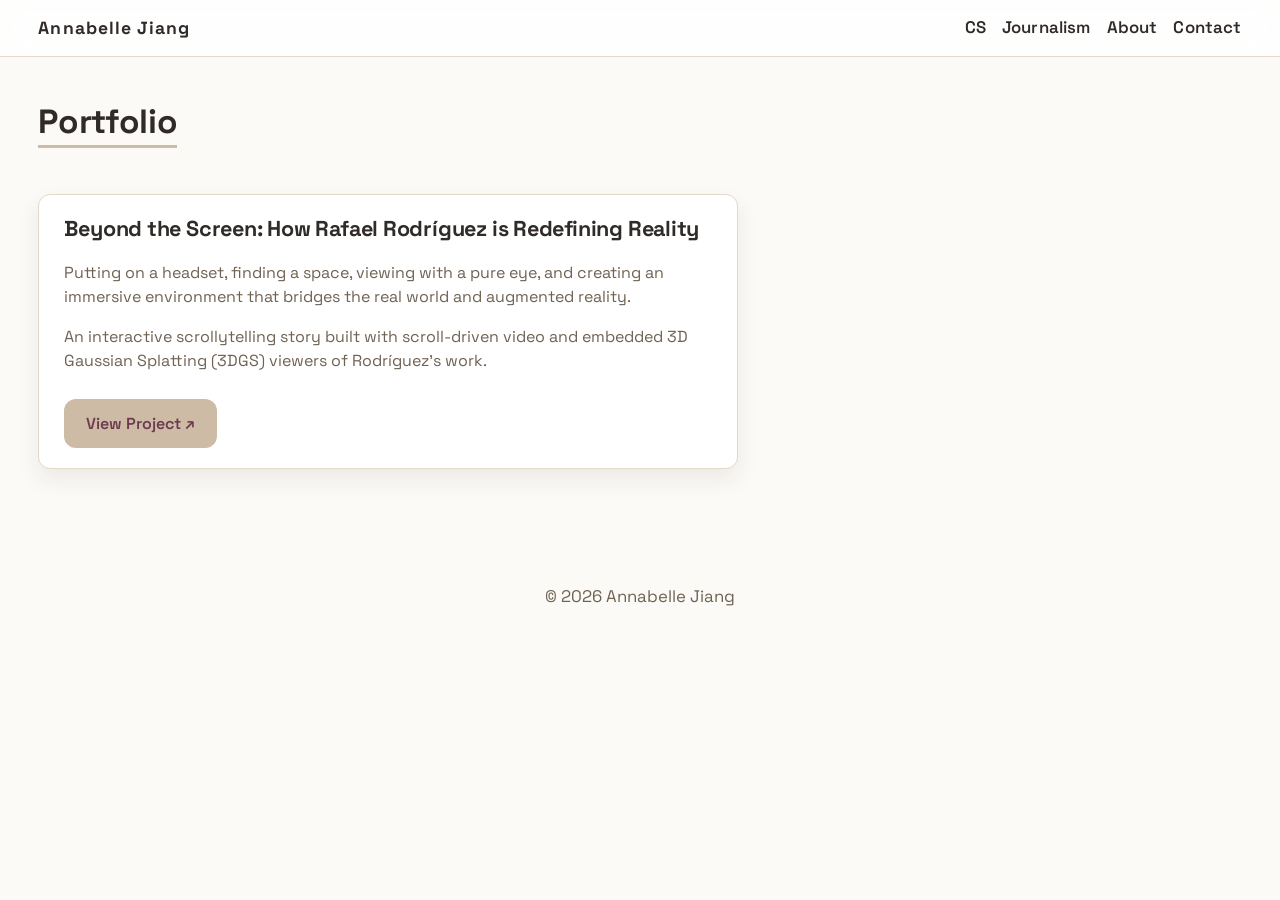
<file: portfolio.html>
<!DOCTYPE html>
<html lang="en">
  <head>
    <meta charset="UTF-8" />
    <meta name="viewport" content="width=device-width, initial-scale=1.0" />
    <title>Portfolio | Annabelle Jiang</title>
    <meta
      name="description"
      content="Selected interactive and immersive storytelling work by Annabelle Jiang."
    />
    <link rel="preconnect" href="https://fonts.googleapis.com" />
    <link rel="preconnect" href="https://fonts.gstatic.com" crossorigin />
    <link
      href="https://fonts.googleapis.com/css2?family=Space+Grotesk:wght@400;500;700&family=IBM+Plex+Mono:wght@400;500&display=swap"
      rel="stylesheet"
    />
    <link rel="stylesheet" href="theme.css"><link rel="stylesheet" href="styles.css" />
    <script>document.documentElement.classList.add("js");</script>
  </head>
  <body>
    <div class="nav-bar">
      <nav class="nav">
        <a class="logo" href="index.html#top">Annabelle Jiang</a>
        <div class="nav-links">
          <a href="index.html#cs">CS</a>
          <a href="index.html#journalism">Journalism</a>
          <a href="index.html#about">About</a>
          <a href="index.html#contact">Contact</a>
        </div>
      </nav>
    </div>

    <main>
      <section class="section container">
        <h1 class="section-title">Portfolio</h1>

        <article class="portfolio-card reveal">
          <h2>Beyond the Screen: How Rafael Rodr&iacute;guez is Redefining Reality</h2>
          <p>
            Putting on a headset, finding a space, viewing with a pure eye, and
            creating an immersive environment that bridges the real world and
            augmented reality.
          </p>
          <p>
            An interactive scrollytelling story built with scroll-driven video
            and embedded 3D Gaussian Splatting (3DGS) viewers of Rodr&iacute;guez's
            work.
          </p>
          <a
            href="https://beyond-the-screen-2026.netlify.app/"
            target="_blank"
            rel="noopener"
            class="button"
            >View Project &#8599;</a
          >
        </article>
      </section>
    </main>

    <footer class="footer">
      <p>&copy; <span id="year"></span> Annabelle Jiang</p>
    </footer>

    <script src="script.js"></script>
  </body>
</html>
</file>
<file: theme.css>
/* One palette for the whole site: warm paper, brown ink, a single accent. */
:root{
  --paper:#fcfaf6;
  --surface:#fffdf9;
  --tint:#f1e9de;
  --line:#e3d8ca;
  --line-strong:#cdbba5;
  --muted:#968370;
  --text-2:#6f6253;
  --ink:#302b29;
  --accent:#8a664c;
  --accent-deep:#6d5141;
}
</file>
<file: styles.css>
:root {
  --bg: var(--paper);
  --surface: rgba(255, 255, 255, 0.88);
  --text: var(--ink);
  --muted: var(--text-2);

  /* baby blue */
  --blue: var(--line-strong);
  --blue-soft: var(--tint);
  --blue-deep: var(--accent);

  /* pink */
  --pink: var(--line-strong);
  --pink-soft: var(--tint);
  --pink-deep: var(--accent);

  --accent-1: var(--blue);
  --accent-2: var(--blue-deep);
  --accent-soft: var(--blue-soft);
  --border: var(--line);
  --shadow: 0 10px 22px rgba(31, 41, 55, 0.08);
  --radius: 10px;
}

* {
  box-sizing: border-box;
}

html {
  scroll-behavior: smooth;
}

body {
  margin: 0;
  font-family: "Space Grotesk", sans-serif;
  color: var(--text);
  background: var(--bg);
  line-height: 1.6;
  font-size: 1.05rem;
}

a {
  color: var(--accent-2);
  text-decoration: none;
}

a:hover {
  text-decoration: underline;
}

u {
  text-decoration-color: var(--accent-1);
  text-decoration-thickness: 2px;
  text-underline-offset: 2px;
}

.container {
  width: min(1240px, 94vw);
  margin: 0 auto;
}

.nav {
  width: min(1240px, 94vw);
  margin: 0 auto;
  padding: 1.25rem 0;
  display: flex;
  align-items: center;
  justify-content: space-between;
  position: relative;
  z-index: 20;
}

.logo {
  font-weight: 700;
  font-size: 1.1rem;
  letter-spacing: 0.06em;
  color: var(--text);
}

.nav-links {
  display: flex;
  gap: 1rem;
  align-items: center;
}

.nav-links a {
  color: var(--text);
  font-weight: 600;
  letter-spacing: 0.01em;
}

.nav-links a:hover {
  color: var(--accent-2);
  text-decoration: none;
}

.nav-dropdown {
  position: relative;
}

.nav-link-btn {
  display: inline-flex;
  align-items: center;
}

.dropdown-menu {
  position: absolute;
  top: calc(100% + 0.35rem);
  left: 0;
  min-width: 140px;
  background: #fff;
  border: 1px solid var(--border);
  border-radius: 8px;
  box-shadow: var(--shadow);
  padding: 0.3rem;
  display: none;
  z-index: 10;
}

.dropdown-menu a {
  display: block;
  padding: 0.35rem 0.5rem;
  border-radius: 6px;
  font-size: 0.88rem;
}

.dropdown-menu a:hover {
  background: var(--accent-soft);
}

.nav-dropdown:hover .dropdown-menu,
.nav-dropdown:focus-within .dropdown-menu {
  display: block;
}

.hero {
  position: relative;
  min-height: auto;
  overflow: visible;
}

.hero-content {
  padding: 3rem 0 1.1rem;
  position: relative;
  z-index: 1;
}

.hero-layout {
  display: grid;
  grid-template-columns: minmax(0, 1fr) 380px;
  align-items: center;
  gap: 1rem;
}

.hero-copy {
  display: flex;
  flex-direction: column;
  justify-content: center;
  gap: 0.45rem;
}

.profile-image {
  width: 100%;
  max-width: 380px;
  aspect-ratio: 1 / 1;
  object-fit: cover;
  border-radius: 20px;
  border: 1px solid var(--border);
  box-shadow: var(--shadow);
  justify-self: end;
}

.eyebrow {
  margin: 0;
  font-family: "IBM Plex Mono", monospace;
  color: var(--accent-2);
  font-size: 0.9rem;
  font-weight: 500;
  text-transform: uppercase;
  letter-spacing: 0.11em;
}

h1 {
  font-size: clamp(2rem, 6vw, 4rem);
  line-height: 1.1;
  margin: 0.6rem 0 0;
  max-width: 18ch;
  letter-spacing: -0.015em;
  text-wrap: balance;
}

.hero-subline {
  margin: 0;
  max-width: 68ch;
  color: var(--muted);
  font-size: 0.98rem;
  font-weight: 400;
}

.hero-text {
  max-width: 68ch;
  color: var(--muted);
  font-size: 0.98rem;
  font-weight: 400;
  margin: 0;
}

.cta-row {
  margin-top: 1.8rem;
  display: flex;
  gap: 0.8rem;
  flex-wrap: wrap;
}

.btn {
  display: inline-block;
  padding: 0.7rem 1.1rem;
  border-radius: 999px;
  font-weight: 600;
  transition: transform 0.2s ease, box-shadow 0.2s ease;
}

.btn:hover {
  transform: translateY(-2px);
  text-decoration: none;
}

.btn-primary {
  background: var(--accent-1);
  color: #0b1220;
  box-shadow: var(--shadow);
}

.btn-secondary {
  background: transparent;
  border: 1px solid var(--border);
  color: var(--text);
}

.btn-icon {
  display: inline-flex;
  align-items: center;
  gap: 0.4rem;
}

.btn-icon svg {
  width: 0.95rem;
  height: 0.95rem;
  fill: currentColor;
  flex: 0 0 auto;
  display: block;
  overflow: visible;
  shape-rendering: geometricPrecision;
}

.hero-orb {
  display: none;
}

.section {
  padding: 2.2rem 0;
}

#projects {
  padding-top: 1.2rem;
}

.section-title {
  font-size: clamp(1.4rem, 4vw, 2.1rem);
  margin-bottom: 1rem;
  line-height: 1.2;
  letter-spacing: -0.01em;
  text-wrap: balance;
  display: inline-block;
  border-bottom: 3px solid var(--accent-1);
  padding-bottom: 0.15rem;
}

.section p {
  max-width: 78ch;
  font-size: 1.05rem;
}

.projects-intro {
  margin-bottom: 0.7rem;
}

.project-tabs {
  display: flex;
  gap: 0.65rem;
  flex-wrap: wrap;
  margin-bottom: 1.2rem;
}

.project-tab {
  appearance: none;
  font-family: inherit;
  font-size: 0.78rem;
  cursor: pointer;
  border: 1px solid var(--border);
  border-radius: 8px;
  padding: 0.35rem 0.85rem;
  background: #fff;
  color: var(--text);
  font-weight: 600;
}

.project-tab:hover {
  border-color: var(--accent-2);
  text-decoration: none;
}

.project-tab.active {
  background: var(--accent-1);
  border-color: #d9d9d9;
}

.group-kicker {
  margin: 0 0 0.55rem;
  font-family: "Space Grotesk", sans-serif;
  font-size: 0.74rem;
  line-height: 1;
  text-transform: uppercase;
  letter-spacing: 0.08em;
  color: var(--muted);
}

.card .group-kicker {
  font-size: 0.74rem;
  line-height: 1;
}

.grid {
  display: grid;
  gap: 1rem;
}

.projects-grid {
  grid-template-columns: repeat(auto-fit, minmax(220px, 260px));
  gap: 0.85rem;
}

.card {
  background: var(--surface);
  border: 0.8px solid var(--border);
  border-radius: var(--radius);
  padding: 0.75rem;
  box-shadow: var(--shadow);
  transition: transform 0.22s ease, box-shadow 0.22s ease;
  aspect-ratio: 1 / 1;
  display: flex;
  flex-direction: column;
  overflow-y: auto;
  overflow-x: hidden;
  font-size: 0.8rem;
  line-height: 1.28;
}

.project-card:hover {
  transform: translateY(-6px);
  background: var(--accent-soft);
  box-shadow: 0 16px 28px rgba(31, 41, 55, 0.12);
}

.card h3 {
  margin-top: 0;
  font-size: 1.2rem;
  letter-spacing: -0.01em;
}

.card h4 {
  margin-top: 0;
  margin-bottom: 0.4rem;
  font-size: 1rem;
  letter-spacing: -0.01em;
}

.work-title-link {
  color: var(--text);
  text-decoration: none;
}

.work-title-link:hover {
  color: var(--accent-2);
  text-decoration: underline;
}

.project-card > p:not(.group-kicker):not(.stack) {
  font-size: 0.92rem;
  line-height: 1.34;
  margin-top: 0.1rem;
  margin-bottom: 0.2rem;
}

.card-image {
  width: 100%;
  aspect-ratio: 16 / 8;
  object-fit: cover;
  border-radius: 8px;
  margin: 0.08rem 0 0.35rem;
}

.stack {
  font-family: "Space Grotesk", sans-serif;
  font-size: 0.7rem;
  line-height: 1.1;
  color: var(--muted);
  margin-top: 0.38rem;
}

.card .stack {
  font-size: 0.7rem;
  line-height: 1.1;
}

.card-links {
  display: flex;
  gap: 1rem;
  margin-top: 0.35rem;
  flex-wrap: wrap;
  font-size: 0.74rem;
}

.card-links a {
  display: inline-flex;
  align-items: center;
  justify-content: center;
  padding: 0.28rem 0.6rem;
  border: 1px solid var(--border);
  border-radius: 6px;
  background: #fff;
  color: var(--text);
  text-decoration: none;
  font-weight: 600;
}

.card-links a:hover {
  border-color: #d9d9d9;
  background: var(--accent-1);
  color: #0b1220;
  text-decoration: none;
}

.project-card.is-hidden {
  display: none;
}

.skills {
  list-style: none;
  margin: 0;
  padding: 0;
  display: flex;
  flex-wrap: wrap;
  gap: 0.6rem;
}

.skills li {
  border: 1px solid var(--border);
  border-radius: 999px;
  padding: 0.45rem 0.8rem;
  background: #f9fafb;
  font-weight: 600;
}

.footer {
  padding: 2rem 0 3rem;
  text-align: center;
  color: var(--muted);
}

.reveal {
  opacity: 0;
  transform: translateY(10px);
  animation: rise 0.6s ease forwards;
}

.reveal:nth-of-type(2) {
  animation-delay: 0.08s;
}

.reveal:nth-of-type(3) {
  animation-delay: 0.16s;
}

@keyframes rise {
  to {
    opacity: 1;
    transform: translateY(0);
  }
}

@media (max-width: 760px) {
  .nav {
    flex-direction: column;
    gap: 0.8rem;
  }

  .hero-layout {
    grid-template-columns: 1fr;
  }

  .about-layout {
    grid-template-columns: 1fr;
  }

  .profile-image {
    justify-self: start;
    max-width: 260px;
  }

  .hero {
    min-height: auto;
  }

  .hero-content {
    padding-top: 2rem;
    padding-bottom: 0.8rem;
  }

  h1,
  .hero-subline,
  .hero-text,
  .section p {
    max-width: 100%;
  }
}

.portfolio-card {
  max-width: 700px;
  margin: 30px 0;
  padding: 20px 25px;
  background-color: #ffffff;
  border: 0.8px solid var(--border);
  border-radius: 12px;
  box-shadow: var(--shadow);
}

.portfolio-card h2 {
  text-align: left;
  margin-top: 0;
  font-size: 1.35rem;
  line-height: 1.3;
  letter-spacing: -0.01em;
  color: var(--text);
}

.portfolio-card p {
  font-size: 1rem;
  line-height: 1.5;
  color: var(--muted);
}

a.button {
  display: inline-block;
  font-size: 1rem;
  font-weight: 600;
  text-decoration: none;
  padding: 12px 22px;
  background-color: var(--pink);
  border-radius: 12px;
  color: #6d3b51;
  transition: background-color 0.3s, transform 0.2s;
  margin-top: 10px;
}

a.button:hover {
  background-color: var(--blue);
  color: #123a50;
  transform: scale(1.05);
  text-decoration: none;
}

/* ==========================================================================
   Single-page shell: sticky nav, 3D hero, split tracks
   ========================================================================== */

:root {
  --cs: var(--blue-deep);
  --cs-soft: var(--blue-soft);
  --jr: var(--pink-deep);
  --jr-soft: var(--pink-soft);
  --nav-h: 68px;
}

section[id],
header[id] {
  scroll-margin-top: calc(var(--nav-h) + 12px);
}

.scroll-progress {
  position: fixed;
  top: 0;
  left: 0;
  right: 0;
  height: 3px;
  z-index: 60;
  pointer-events: none;
}

#scroll-bar {
  display: block;
  height: 100%;
  width: 100%;
  transform: scaleX(0);
  transform-origin: 0 50%;
  background: linear-gradient(90deg, var(--cs), var(--accent-1), var(--jr));
}

.nav-bar {
  position: sticky;
  top: 0;
  z-index: 50;
  background: rgba(255, 255, 255, 0.82);
  backdrop-filter: blur(12px);
  -webkit-backdrop-filter: blur(12px);
  border-bottom: 1px solid var(--border);
}

.nav-bar .nav {
  padding: 0.85rem 0;
}

.nav-links a {
  position: relative;
  padding-bottom: 2px;
}

.nav-links a::after {
  content: "";
  position: absolute;
  left: 0;
  right: 0;
  bottom: -2px;
  height: 2px;
  border-radius: 2px;
  background: var(--accent-1);
  transform: scaleX(0);
  transform-origin: 0 50%;
  transition: transform 0.28s ease;
}

.nav-links a:hover,
.nav-links a.is-active {
  text-decoration: none;
  color: var(--text);
}

.nav-links a:hover::after,
.nav-links a.is-active::after {
  transform: scaleX(1);
}

/* ---- 3D hero ---- */

/* The 3D visual is pinned for the whole scrollytelling run; the step
   cards scroll over it. */
.scrolly {
  position: relative;
}

.scrolly-visual {
  position: sticky;
  top: 0;
  height: 100vh;
  height: 100svh;
  z-index: 0;
  overflow: hidden;
}

.scrolly-steps {
  position: relative;
  z-index: 1;
  margin-top: -100vh;
  margin-top: -100svh;
}

.step {
  min-height: 100vh;
  min-height: 100svh;
  display: flex;
  align-items: center;
  padding: 5rem 0;
  /* drags fall through to the canvas everywhere except on a card */
  pointer-events: none;
}

.step-inner {
  display: flex;
  width: min(1240px, 94vw);
  margin: 0 auto;
}

.step-inner > * {
  pointer-events: auto;
}

.step-journalism .step-inner {
  justify-content: flex-end;
}

.step-card {
  max-width: 470px;
  background: rgba(255, 255, 255, 0.93);
  backdrop-filter: blur(8px);
  -webkit-backdrop-filter: blur(8px);
  border: 1px solid var(--border);
  border-radius: 20px;
  padding: 1.7rem 1.8rem 1.8rem;
  box-shadow: 0 14px 30px rgba(31, 41, 55, 0.1);
  opacity: 0.28;
  transform: translateY(26px);
  transition: opacity 0.55s ease, transform 0.55s cubic-bezier(0.2, 0.7, 0.3, 1);
}

.step.is-current .step-card {
  opacity: 1;
  transform: none;
}

.step-index {
  font-family: "IBM Plex Mono", monospace;
  font-size: 0.78rem;
  letter-spacing: 0.16em;
  color: var(--muted);
  margin: 0 0 0.3rem;
}

.step-card h2 {
  margin: 0 0 0.5rem;
  font-size: clamp(1.5rem, 3.2vw, 2.3rem);
  line-height: 1.08;
  letter-spacing: -0.02em;
}

.step-cs .step-card h2 {
  color: var(--cs);
}

.step-journalism .step-card h2 {
  color: var(--jr);
}

.step-card p {
  color: var(--muted);
  margin: 0 0 0.9rem;
}

.step-link {
  font-weight: 600;
  font-size: 0.95rem;
}

.step-link::after {
  content: "\2193";
  display: inline-block;
  margin-left: 0.4em;
  transition: transform 0.3s ease;
}

.step-link:hover {
  text-decoration: none;
}

.step-link:hover::after {
  transform: translateY(4px);
}

.step-cs .step-link {
  color: var(--cs);
}

.step-journalism .step-link {
  color: var(--jr);
}

#hero-canvas {
  position: absolute;
  inset: 0;
  width: 100%;
  height: 100%;
  cursor: grab;
  touch-action: none;
}

#hero-canvas.is-grabbing {
  cursor: grabbing;
}

#hero-canvas.is-inactive {
  display: none;
}

.hero-copy {
  background: linear-gradient(
    100deg,
    rgba(255, 255, 255, 0.95) 0%,
    rgba(255, 255, 255, 0.9) 58%,
    rgba(255, 255, 255, 0) 100%
  );
  border-radius: 18px;
  padding: 1.1rem 1.3rem 1.3rem;
  margin-left: -1.3rem;
}

.step-hero {
  position: relative;
}

.step-hero .hero-copy {
  max-width: 560px;
}

.about-layout {
  display: grid;
  grid-template-columns: 260px minmax(0, 1fr);
  gap: 1.6rem;
  align-items: center;
}

.about-layout .profile-image {
  max-width: 260px;
  justify-self: start;
}

.scroll-cue {
  position: absolute;
  left: 50%;
  bottom: 1.4rem;
  transform: translateX(-50%);
  width: 26px;
  height: 42px;
  border: 2px solid var(--border);
  border-radius: 14px;
  z-index: 2;
  display: flex;
  justify-content: center;
  padding-top: 7px;
}

.step-hero:not(.is-current) .scroll-cue {
  opacity: 0;
  pointer-events: none;
}

.scroll-cue {
  transition: opacity 0.4s ease, border-color 0.3s ease;
}

.scroll-cue:hover {
  border-color: var(--accent-1);
  text-decoration: none;
}

.scroll-cue span {
  width: 4px;
  height: 8px;
  border-radius: 2px;
  background: var(--accent-2);
  animation: cue 1.7s ease-in-out infinite;
}

@keyframes cue {
  0%,
  100% {
    transform: translateY(0);
    opacity: 1;
  }
  60% {
    transform: translateY(12px);
    opacity: 0.15;
  }
}

/* ---- section lede ---- */

.section-lede {
  color: var(--muted);
  max-width: 60ch;
  margin: 0.6rem 0 0;
}

/* ---- track sections ---- */

.track {
  border-radius: 22px;
  padding: 2rem 1.6rem 2.4rem;
  margin-top: 1.6rem;
}

.track-cs {
  background: linear-gradient(180deg, var(--cs-soft) 0%, #ffffff 62%);
}

.track-journalism {
  background: linear-gradient(180deg, var(--jr-soft) 0%, #ffffff 62%);
}

.track-head {
  border-left: 3px solid var(--accent-1);
  padding-left: 1rem;
  margin-bottom: 1.4rem;
}

.track-cs .track-head {
  border-left-color: var(--cs);
}

.track-journalism .track-head {
  border-left-color: var(--jr);
}

.track-index {
  font-family: "IBM Plex Mono", monospace;
  font-size: 0.78rem;
  letter-spacing: 0.16em;
  color: var(--muted);
  margin: 0 0 0.2rem;
}

.track .section-title {
  margin-bottom: 0;
}

.track-cs .section-title {
  border-bottom-color: var(--cs);
}

.track-journalism .section-title {
  border-bottom-color: var(--jr);
}

/* ---- work cards ---- */

.work-grid {
  grid-template-columns: repeat(auto-fit, minmax(280px, 1fr));
  gap: 1rem;
}

.card.work-card {
  aspect-ratio: auto;
  overflow: visible;
  padding: 1.15rem 1.2rem 1.25rem;
  font-size: 0.95rem;
  line-height: 1.5;
  background: #ffffff;
  transition: transform 0.22s ease, box-shadow 0.22s ease;
}

.card.work-card:hover {
  transform: translateY(-6px);
  box-shadow: 0 16px 28px rgba(31, 41, 55, 0.12);
}

.card.work-card h4 {
  font-size: 1.12rem;
  line-height: 1.3;
  margin-bottom: 0.5rem;
}

.card.work-card .stack {
  font-size: 0.76rem;
  margin-top: auto;
  padding-top: 0.6rem;
}

.card.work-card .card-links {
  font-size: 0.82rem;
  margin-top: 0.6rem;
}

.card.work-card .card-image {
  aspect-ratio: 16 / 9;
  margin-bottom: 0.7rem;
}

.contact-list p {
  margin: 0.35rem 0;
}

/* ---- scroll-triggered reveal (only when JS is running) ---- */

.js .reveal {
  opacity: 0;
  transform: translateY(18px);
  animation: none;
  transition: opacity 0.7s ease, transform 0.7s cubic-bezier(0.2, 0.7, 0.3, 1);
}

.js .reveal.is-visible {
  opacity: 1;
  transform: none;
}

@media (prefers-reduced-motion: reduce) {
  .js .reveal {
    opacity: 1;
    transform: none;
    transition: none;
  }

  .scroll-cue span {
    animation: none;
  }
}

@media (min-width: 900px) {
  .work-card-feature {
    grid-column: span 2;
  }
}

@media (max-width: 760px) {
  .nav-bar .nav {
    flex-direction: row;
    gap: 0.6rem;
  }

  .nav-links {
    gap: 0.7rem;
    font-size: 0.9rem;
  }

  .logo {
    font-size: 0.95rem;
  }

  .step {
    min-height: 88vh;
    padding: 3rem 0;
    align-items: flex-end;
  }

  .hero-hint {
    display: none;
  }

  .step-card,
  .step-journalism .step-inner {
    max-width: none;
  }

  .hero-copy {
    margin-left: 0;
    padding: 1rem;
    background: rgba(255, 255, 255, 0.9);
  }

  .logo {
    white-space: nowrap;
  }

  .nav-bar .nav {
    flex-wrap: wrap;
    row-gap: 0.4rem;
  }

  .track {
    padding: 1.4rem 1rem 1.8rem;
  }

  .scroll-cue {
    display: none;
  }
}

.hero-hint {
  position: absolute;
  right: 1.4rem;
  bottom: 1.2rem;
  z-index: 2;
  font-family: "IBM Plex Mono", monospace;
  font-size: 0.72rem;
  letter-spacing: 0.1em;
  text-transform: uppercase;
  color: var(--muted);
  opacity: 0.7;
  pointer-events: none;
}

@media (max-width: 760px) {
  .hero-hint {
    display: none;
  }
}
</file>
<file: character-system.css>
/* The same Annabelle leads each chapter; artwork sits directly on the page. */
.character-portfolio { --text:var(--ink); --muted:var(--text-2); --accent-2:var(--accent-deep); --bg:var(--paper); background:var(--bg); color:var(--text); }
.character-portfolio .container,.character-portfolio .nav { width:min(1160px, calc(100% - 96px)); }
.character-portfolio .nav-bar { position:sticky; top:0; z-index:30; background:rgba(250,248,244,.95); border-bottom:1px solid var(--line); backdrop-filter:blur(16px); }
.character-portfolio .nav { padding:20px 0; }
.character-portfolio .logo { letter-spacing:-.04em; font-size:1.15rem; }
.logo-dot { color:var(--muted); }
.character-portfolio .nav-links { gap:24px; }
.character-portfolio .nav-links a { font-size:.8rem; font-weight:500; }
.character-portfolio .nav-links a.is-active { color:var(--accent); text-decoration:underline; text-underline-offset:7px; }
.editorial { display:grid; grid-template-columns:1.1fr 1fr; gap:64px; align-items:center; }
.hero-section { min-height: min(820px, calc(100svh - 72px)); padding:54px 0 44px; }
.character-portfolio .eyebrow { font:500 .68rem/1.5 'IBM Plex Mono',monospace; text-transform:uppercase; letter-spacing:.14em; color:var(--accent); margin:0 0 22px; }
.character-portfolio h1 { font-size:clamp(4rem,6.7vw,6.4rem); line-height:1.04; font-weight:500; letter-spacing:-.07em; margin:0 0 28px; }
.character-portfolio h1 span { color:var(--accent); }
.hero-role { font-size:clamp(1rem,1.5vw,1.4rem); font-weight:500; letter-spacing:-.025em; margin:0 0 22px; }
.hero-role span { color:var(--muted); padding:0 7px; }
.intro,.section-description { color:var(--muted); font-size:1rem; line-height:1.85; max-width:490px; }
.character-portfolio .cta-row { align-items:center; gap:28px; margin:30px 0; flex-wrap:wrap; }
.character-portfolio .btn-primary { background:var(--ink); color:var(--surface); border:1px solid var(--ink); border-radius:5px; padding:13px 22px; font-size:.84rem; box-shadow:none; }
.character-portfolio .btn-primary:hover { background:var(--accent-deep); transform:translateY(-2px); }
.character-portfolio .btn-primary span { margin-left:18px; }
.text-link { font-size:.86rem; color:var(--text); text-decoration:underline; text-underline-offset:5px; }
.hero-footnote { font:400 .64rem 'IBM Plex Mono',monospace; color:var(--muted); margin:48px 0 0; }
.hero-footnote span { padding:0 10px; }
.character { margin:0; display:flex; align-items:center; flex-direction:column; align-self:center; min-width:0; }
.character img { display:block; width:100%; height:590px; object-fit:contain; filter:drop-shadow(0 18px 20px rgba(68,43,26,.07)); }
.character figcaption { margin-top:16px; font:400 .64rem 'IBM Plex Mono',monospace; letter-spacing:.04em; color:var(--muted); }
.character-hello img { height:min(590px,66svh); }
.chapter-line { display:flex; justify-content:space-between; gap:24px; border-top:1px solid var(--line); padding:24px 0; color:var(--muted); font:400 .67rem/1.6 'IBM Plex Mono',monospace; scroll-margin-top:100px; }
.chapter { padding:100px 0; scroll-margin-top:72px; }
.chapter-cs { background:var(--paper); }
.chapter-journalism { background:var(--paper); }
.chapter-creative { background:var(--paper); }
.chapter-about { background:var(--paper); }
.character-left { grid-template-columns:1fr 1.1fr; }
.character-portfolio h2 { font-size:clamp(2.6rem,4.2vw,4rem); font-weight:500; letter-spacing:-.055em; line-height:1.12; margin:0 0 24px; }
.accent-mark { color:var(--muted); }
.section-intro { font-size:1.15rem; letter-spacing:-.025em; margin:0 0 12px; }
.section-description { margin:0 0 24px; }
.selected-work { margin-top:35px; }
.work-label { font:500 .63rem 'IBM Plex Mono',monospace; text-transform:uppercase; letter-spacing:.12em; color:var(--muted); margin-bottom:12px; }
.character-portfolio .work-card { display:block; border:0; border-top:1px solid var(--line); border-radius:0; background:none; box-shadow:none; padding:20px 0; transform:none; }
.character-portfolio .work-card:last-child { padding-bottom:0; }
.character-portfolio .work-card .group-kicker { color:var(--text-2); font-size:.62rem; margin:0 0 5px; }
.character-portfolio .work-card h3 { font-size:1.2rem; line-height:1.4; letter-spacing:-.02em; margin:0 0 9px; }
.character-portfolio .work-card p:not(.group-kicker):not(.stack) { font-size:.86rem; color:var(--muted); line-height:1.7; margin:0 0 10px; }
.character-portfolio .work-title-link { color:var(--text); }
.character-portfolio .work-card .stack { font-size:.63rem; color:var(--muted); margin:12px 0; }
.character-portfolio .card-links { gap:22px; margin:10px 0 0; }
.character-portfolio .card-links a { font-size:.76rem; color:var(--accent-deep); text-decoration:underline; text-underline-offset:4px; }
.character-portfolio .card-image { display:none; }
.character-about img { height:460px; }
.contact-section { padding:70px 0 90px; border-top:1px solid var(--line); scroll-margin-top:100px; }
.character-portfolio .contact-section h2 { font-size:clamp(1.8rem,3vw,2.8rem); }
.contact-email { font-size:clamp(3rem,6vw,5.5rem); letter-spacing:-.06em; color:var(--accent); }
.contact-email span { display:inline-block; margin-left:24px; }
.social-links { display:flex; flex-wrap:wrap; gap:28px; margin-top:30px; font-size:.8rem; }
.character-portfolio .footer { display:flex; justify-content:space-between; border-top:1px solid var(--line); padding:24px 0; font-size:.68rem; color:var(--muted); }
.character-portfolio .footer p { margin:0; }
.skip-link { position:fixed; top:-100px; left:12px; z-index:100; background:var(--ink); color:white; padding:12px; }
.skip-link:focus { top:12px; }
.character-portfolio a:focus-visible { outline:2px solid var(--accent); outline-offset:5px; }
@media(min-width:1500px) { .hero-section { min-height:800px; } }
@media(max-width:900px) { .character-portfolio .container,.character-portfolio .nav { width:calc(100% - 48px); } .editorial { gap:28px; } .character img { height:470px; } .character-portfolio .nav-links { gap:15px; } .hero-section { min-height:680px; } .chapter { padding:72px 0; } .hero-role { line-height:1.7; } }
@media(max-width:650px) { .character-portfolio .container,.character-portfolio .nav { width:calc(100% - 40px); } .character-portfolio .nav { flex-wrap:wrap; gap:12px; padding:16px 0; } .character-portfolio .nav-links { width:100%; justify-content:space-between; gap:8px; } .character-portfolio .nav-links a { font-size:.66rem; } .editorial,.character-left { grid-template-columns:1fr; gap:34px; } .hero-section { padding-top:46px; min-height:0; gap:20px; } .character-portfolio h1 { font-size:4.5rem; } .hero-role { font-size:1.05rem; } .hero-footnote { margin-top:26px; } .character img,.character-hello img { height:420px; } .character figcaption { margin-top:8px; } .chapter-line { font-size:.58rem; flex-direction:column; gap:8px; } .chapter { padding:52px 0; scroll-margin-top:108px; } .chapter .editorial-copy { grid-row:1; } .chapter .character { grid-row:2; } .character-portfolio h2 { font-size:3rem; } .chapter-about .character img { height:350px; } .contact-section { padding:50px 0; } .character-portfolio .footer { gap:20px; } }
@media(prefers-reduced-motion:reduce) { html { scroll-behavior:auto; } .character-portfolio * { transition:none!important; animation:none!important; } }
.character-portfolio .card-links a { padding:0; border:0; border-radius:0; background:none; box-shadow:none; }
.character-portfolio #top { scroll-margin-top:100px; }
.character-portfolio .card.work-card:hover { background:none; box-shadow:none; transform:none; border-color:var(--line); }

/* Image-led interactions. Figures remain part of the editorial composition. */
.character[data-character] { position:relative; }
.character-trigger { display:block; position:relative; width:100%; padding:0 0 30px; margin:0; border:0; background:none; color:inherit; cursor:pointer; -webkit-tap-highlight-color:transparent; }
.character-trigger img { transform:translateY(var(--lift,0px)) rotate(var(--lean,0deg)); transform-origin:50% 95%; transition:transform .45s ease,filter .3s ease; }
.character-trigger:hover img { filter:drop-shadow(0 20px 24px rgba(68,43,26,.12)); }
.character-trigger:focus-visible { outline:2px dashed var(--muted); outline-offset:8px; border-radius:8px; }
.character-hint { position:absolute; bottom:0; left:0; width:100%; font:400 .65rem/1.5 'IBM Plex Mono',monospace; color:var(--text-2); text-decoration:underline; text-underline-offset:5px; }
.character-message { position:absolute; top:9%; right:0; max-width:min(265px,80%); padding:16px 21px; border:1px solid var(--line); border-radius:18px 18px 18px 3px; background:var(--surface); box-shadow:0 10px 30px color-mix(in srgb,var(--accent-deep) 5%,transparent); font-size:.9rem; line-height:1.55; color:var(--accent-deep); opacity:0; transform:translateY(8px); transition:opacity .2s,transform .2s; pointer-events:none; white-space:pre-line; z-index:3; }
.character-message.is-open { opacity:1; transform:translateY(0); }
[data-character="coding"] .character-message { font-family:'IBM Plex Mono',monospace; font-size:.75rem; }
[data-character="creative"] .character-trigger::after { content:''; position:absolute; inset:12% 14% 17%; border:1px solid var(--muted); border-radius:24px; opacity:0; transition:opacity .3s; pointer-events:none; }
[data-character="creative"].is-framing .character-trigger::after { opacity:.65; }
[data-character="creative"].is-captured .character-hint { color:var(--text-2); }
.will-enter { opacity:0; transform:translateY(22px); transition:opacity .7s ease,transform .7s ease; }
.will-enter.has-entered { opacity:1; transform:none; }
.character-portfolio .work-title-link { background-image:linear-gradient(var(--muted),var(--muted)); background-repeat:no-repeat; background-position:0 100%; background-size:0 1px; transition:background-size .25s ease; }
.character-portfolio .work-title-link:hover,.character-portfolio .work-title-link:focus-visible { background-size:100% 1px; text-decoration:none; }
.copy-email { background:none; color:var(--accent-deep); border:0; padding:0; font:inherit; cursor:pointer; text-decoration:underline; text-underline-offset:4px; }
.copy-email:focus-visible { outline:2px solid var(--accent); outline-offset:5px; }
.copy-feedback { display:block; min-height:1.6em; margin-top:12px; font-size:.8rem; color:var(--accent-deep); }
@media(max-width:650px){ .character-message { right:0; top:6%; font-size:.8rem; max-width:220px; } }
@media(prefers-reduced-motion:reduce){ .will-enter { opacity:1; transform:none; } .character-trigger img { transform:none!important; } }
/* The approved grounded reference has a studio backdrop; blend its edges into the page. */
[data-character="hello"] .character-trigger,[data-character="about"] .character-trigger { mix-blend-mode:multiply; }
[data-character="hello"] img,[data-character="about"] img { mask-image:linear-gradient(to right,transparent,#000 12%,#000 88%,transparent),linear-gradient(to bottom,transparent,#000 6%,#000 94%,transparent); mask-composite:intersect; }
[data-character="hello"] img,[data-character="about"] img { width:auto; max-width:100%; margin-inline:auto; }

/* Small native cursors: no tracking overlay or animation loop. */
@media (hover:hover) and (pointer:fine) {
  .character-portfolio #cs { --chapter-cursor:url("media/cursors/mouse.svg") 20 5, auto; --chapter-action-cursor:url("media/cursors/mouse-active.svg") 20 5, pointer; }
  .character-portfolio #journalism { --chapter-cursor:url("media/cursors/pen.svg") 5 35, auto; --chapter-action-cursor:url("media/cursors/pen-active.svg") 5 35, pointer; }
  .character-portfolio #creative { --chapter-cursor:url("media/cursors/camera.svg") 21 23, auto; --chapter-action-cursor:url("media/cursors/camera-active.svg") 21 23, pointer; }
  .character-portfolio :is(#cs,#journalism,#creative),
  .character-portfolio :is(#cs,#journalism,#creative) * { cursor:var(--chapter-cursor); }
  .character-portfolio :is(#cs,#journalism,#creative) :is(a,button),
  .character-portfolio :is(#cs,#journalism,#creative) :is(a,button) * { cursor:var(--chapter-action-cursor); }
}
@media (forced-colors:active) {
  .character-portfolio :is(#cs,#journalism,#creative) { --chapter-cursor:auto; --chapter-action-cursor:pointer; }
}

/* Reserve a separate line for dialogue, away from the character's face. */
.character-portfolio .character .character-message{position:relative;top:auto;right:auto;max-width:100%;width:fit-content;margin:10px auto 0;min-height:44px;display:none;transform:none;border-radius:14px;font-size:13px}
.character-portfolio .character .character-message.is-open{display:block}
.character-trigger:active img{transform:translateY(-5px) rotate(-2deg)}
.model-figure .character-trigger{height:clamp(360px,60vh,650px);padding:0;touch-action:pan-y;overflow:hidden}
.model-figure .character-trigger img{height:100%;object-fit:contain}
.model-ready .character-trigger>img{visibility:hidden}
.journalism-model-canvas{position:absolute;inset:0;width:100%;height:100%;outline-offset:-4px;touch-action:pan-y}
.model-status{display:block;text-align:center;font:10px/1.6 'IBM Plex Mono',monospace;color:var(--accent);margin:12px 0}
</file>
<file: scrolly-story.css>
/* A continuous story, with characters that stay while the narrative advances. */
.scrolly-portfolio { --story-tint:226,219,204; background:var(--paper); }
.story-atmosphere { position:fixed; inset:0; pointer-events:none; z-index:-1; background:radial-gradient(ellipse at 78% 42%,rgba(var(--story-tint),.45),transparent 58%),radial-gradient(ellipse at 10% 80%,color-mix(in srgb,var(--tint) 40%,transparent),transparent 60%); transition:background 1.2s; }
.scrolly-portfolio .nav-bar { background:rgba(252,250,246,.48); border-color:color-mix(in srgb,var(--line-strong) 13%,transparent); backdrop-filter:blur(18px); }
.scrolly-portfolio .nav-links a { font-size:.72rem; font-weight:400; }
.scrolly-portfolio .hero-section { min-height:125svh; align-items:start; padding-top:9svh; padding-bottom:10svh; }
.scrolly-portfolio .hero-section>.editorial-copy { position:sticky; top:22svh; padding-bottom:7vh; }
.scrolly-portfolio h1 { font-size:clamp(4rem,7.6vw,7.6rem); font-weight:400; }
.scrolly-portfolio h1 span { font-family:Georgia,serif; font-style:italic; font-weight:400; letter-spacing:-.065em; }
.scrolly-portfolio .hero-role { font-size:1.1rem; font-weight:400; }
.scrolly-portfolio .intro { font-size:.93rem; max-width:420px; }
.scrolly-portfolio .btn-primary { background:transparent; color:var(--accent-deep); border:0; border-bottom:1px solid color-mix(in srgb,var(--accent) 33%,transparent); border-radius:0; padding:12px 0; }
.scrolly-portfolio .btn-primary:hover { background:transparent; border-color:var(--accent); }
.scrolly-portfolio .hero-film { position:sticky; top:12svh; width:100%; align-self:start; }
.keyed-video { position:relative; height:68svh; max-height:700px; width:100%; }
.keyed-video canvas { position:absolute; inset:0; width:100%; height:100%; object-fit:contain; }
.keyed-video canvas { opacity:0; transition:opacity .35s; }
.keyed-video.is-ready canvas { opacity:1; }
.hero-film figcaption { text-align:center; width:100%; }
.film-note { display:block; margin-bottom:12px; }
.film-controls { display:flex; justify-content:center; gap:20px; }
.film-controls button { padding:5px 0; background:none; border:0; border-bottom:1px solid color-mix(in srgb,var(--muted) 33%,transparent); font:inherit; color:var(--text-2); cursor:pointer; }
.film-controls button:hover { color:var(--ink); border-color:currentColor; }
.film-controls button:focus-visible { outline:2px solid var(--accent); outline-offset:5px; }
.scrolly-portfolio .selected-work .work-label { margin-bottom:30px; }
.scrolly-portfolio h2 { font-size:clamp(3rem,5.6vw,5.6rem); font-weight:400; }
.scrolly-portfolio .section-intro { font:italic 1.45rem/1.5 Georgia,serif; color:var(--text-2); }
.scrolly-portfolio .section-description { max-width:420px; font-size:.93rem; }
.scrolly-portfolio .work-card { border-top:0; }
.scrolly-portfolio .character-message { background:rgba(255,253,248,.68); backdrop-filter:blur(14px); border-color:color-mix(in srgb,var(--muted) 20%,transparent); box-shadow:none; }
.scrolly-portfolio .contact-section { border-top:1px solid color-mix(in srgb,var(--muted) 20%,transparent); padding:18vh 0; }
#story-number { font-size:8px; }
@media(max-width:650px){
 .scrolly-portfolio .hero-section { min-height:0; display:flex; flex-direction:column; padding:6vh 0 10vh; gap:24px; }
 .scrolly-portfolio .hero-section>.editorial-copy,.scrolly-portfolio .hero-film { position:relative; top:auto; padding:0; }
 .scrolly-portfolio h1 { font-size:4.8rem; }
 .keyed-video { height:57svh; min-height:330px; }
 .scrolly-portfolio h2 { font-size:3.6rem; }
 .scrolly-portfolio .contact-section { padding:10vh 0; }
}
@media(prefers-reduced-motion:reduce){
 .scrolly-portfolio .hero-section { min-height:90vh; }
 .scrolly-portfolio .hero-section>.editorial-copy,.scrolly-portfolio .hero-film,.scrolly-portfolio .chapter .character { position:relative; top:auto; }
 .story-atmosphere { transition:none; }
}


/* The greeting is a normal first screen, without pinning or scroll-driven motion. */
.scrolly-portfolio .hero-section { min-height:calc(100svh - 72px); align-items:center; padding:6vh 0 8vh; }
.scrolly-portfolio .hero-section>.editorial-copy,.scrolly-portfolio .hero-film { position:relative; top:auto; padding:0; align-self:center; }
.scrolly-portfolio .hero-film { pointer-events:none; }
.scrolly-portfolio .keyed-video { height:min(68svh,660px); }
.point-name { position:relative; display:inline-block; }
.scrolly-portfolio h1 .point-name>span { font:inherit; color:inherit; }
.point-name canvas { position:absolute; inset:0; width:100%; height:100%; pointer-events:auto; }
.point-name.is-ready>span { opacity:0; }
@media(max-width:650px){.scrolly-portfolio .hero-section{min-height:0;gap:28px}.scrolly-portfolio .keyed-video{height:52svh;min-height:320px}.scrolly-portfolio .chapter .editorial-copy{min-height:0;padding-top:0}.scrolly-portfolio .story-bridge p{font-size:3.8rem}}
.film-error{position:absolute;inset:0;display:grid;place-items:center;font:12px 'IBM Plex Mono',monospace;color:var(--accent);text-align:center}

/* Hero: direct entries to the two collections instead of a scroll cue. */
.scrolly-portfolio .intro { line-height:1.7; }
.scrolly-portfolio .cta-row { gap:14px 32px; }
</file>
<file: collections.css>
:root{font-family:'Space Grotesk',sans-serif;color:var(--ink);background:var(--paper);font-synthesis:none;line-height:1.6}*{box-sizing:border-box}html{scroll-behavior:smooth}body{margin:0;background:radial-gradient(ellipse at 90% 0%,color-mix(in srgb,var(--line) 50%,transparent),transparent 40%)}a{color:inherit;text-underline-offset:5px}button{font:inherit;cursor:pointer}header,footer{max-width:1240px;width:calc(100% - 96px);margin:auto;display:flex;justify-content:space-between;align-items:center;padding:25px 0;border-bottom:1px solid color-mix(in srgb,var(--line-strong) 27%,transparent)}.brand{text-decoration:none;font-weight:700;letter-spacing:-.04em;font-size:19px}.brand span{color:var(--muted)}nav{display:flex;gap:30px;font-size:13px}nav a{text-decoration:none}nav a[aria-current]{text-decoration:underline}main{width:min(1140px,calc(100% - 96px));margin:auto}.eyebrow{font:400 10px/1.6 'IBM Plex Mono',monospace;letter-spacing:.09em;text-transform:uppercase;color:var(--accent)}h1{font-size:clamp(36px,5vw,66px);line-height:1.1;letter-spacing:-.055em;font-weight:500;margin:18px 0}h1 span{color:var(--muted)}.work-entry{padding:24px 0 30px;border-top:1px solid color-mix(in srgb,var(--line-strong) 40%,transparent);min-width:0;transition:transform .25s}.work-entry[hidden]{display:none}.entry-label{display:flex;justify-content:space-between;gap:15px;font:400 9px/1.6 'IBM Plex Mono',monospace;color:var(--muted);text-transform:uppercase}.work-entry h2{font-size:27px;letter-spacing:-.035em;font-weight:500;margin:15px 0 10px}.entry-description{font-size:15px;line-height:1.7;color:var(--text-2);max-width:460px;margin-bottom:16px}details{margin-top:18px;border-top:1px solid color-mix(in srgb,var(--line-strong) 27%,transparent)}summary{list-style:none;cursor:pointer;display:flex;justify-content:space-between;font-size:12px;padding:12px 0;color:var(--accent-deep)}summary::-webkit-details-marker{display:none}summary span{transition:transform .25s}details[open] summary span{transform:rotate(45deg)}details ul{padding-left:18px;font-size:13px;line-height:1.8;color:var(--text-2)}details li{margin-bottom:10px}footer{border-top:1px solid color-mix(in srgb,var(--line-strong) 27%,transparent);border-bottom:0;margin-top:65px;font-size:12px;padding:30px 0}.skip{position:fixed;top:-100px;background:var(--accent-deep);color:white;padding:12px;z-index:50}.skip:focus{top:10px}a:focus-visible,button:focus-visible,summary:focus-visible{outline:2px solid var(--muted);outline-offset:5px}.journalism button,.journalism a{cursor:url('media/cursors/pen-active.svg') 5 35,pointer}.cs button,.cs a{cursor:url('media/cursors/mouse-active.svg') 20 5,pointer}@media(max-width:750px){header,footer,main{width:calc(100% - 40px)}nav{gap:18px;font-size:12px}.brand{font-size:17px}h1{font-size:35px}.entry-label{font-size:8px}}@media(prefers-reduced-motion:reduce){html{scroll-behavior:auto}*{transition:none!important;animation:none!important}}.work-entry{scroll-margin-top:30px}.work-entry:target{border-top-color:var(--accent)}body.cs{cursor:url('media/cursors/mouse.svg') 20 5,auto}body.journalism{cursor:url('media/cursors/pen.svg') 5 35,auto}
@view-transition{navigation:auto}::view-transition-old(root),::view-transition-new(root){animation-duration:.25s}
@media(prefers-reduced-motion:reduce){::view-transition-old(root),::view-transition-new(root){animation:none}}.experience-timeline{display:block;position:relative;margin:25px 0 40px 9px;padding-left:35px;border-left:1px solid var(--line-strong)}.experience-timeline .work-entry{position:relative;border-top:0;padding:0 0 38px;max-width:850px}.experience-timeline .work-entry:before{content:'';position:absolute;left:-41px;top:5px;width:10px;height:10px;border-radius:50%;background:var(--muted);box-shadow:0 0 0 5px var(--paper)}.experience-timeline .entry-label{justify-content:flex-start;gap:22px}.experience-timeline h3{font-size:27px;font-weight:500;margin:12px 0 4px}.experience-role{font-size:13px;color:var(--accent);margin:0}.experience-section{padding:45px 0 10px;border-top:1px solid color-mix(in srgb,var(--line-strong) 40%,transparent)}.experience-section>h2{font-size:36px;font-weight:400;letter-spacing:-.04em;margin:12px 0 30px}
@media(max-width:750px){.experience-timeline{padding-left:24px}.experience-timeline .work-entry:before{left:-30px}}

/* Technology is a scan-friendly part of each entry. */
.technology-tags{display:flex;align-items:center;flex-wrap:wrap;gap:7px;margin:18px 0 15px}.technology-label{font:600 9px/1.5 'IBM Plex Mono',monospace;letter-spacing:.08em;color:var(--accent-deep);margin-right:3px}.technology-tag{font:500 11px/1.5 'IBM Plex Mono',monospace;color:var(--accent-deep);background:var(--tint);border:1px solid var(--line-strong);border-radius:5px;padding:5px 9px}.journalism .technology-tag{color:var(--accent-deep);background:var(--tint);border-color:var(--line-strong)}
@media(max-width:750px){.technology-tag{font-size:10px;padding:4px 7px}.technology-tags{gap:6px}}

/* Small warm-toned technology pills. */
.technology-tags{gap:6px}
.technology-tag,.journalism .technology-tag{color:var(--accent-deep);background:var(--tint);border:1px solid var(--line-strong);border-radius:999px;font-size:10px;line-height:1.4;padding:3px 9px}
@media(max-width:750px){.technology-tag,.journalism .technology-tag{font-size:10px;padding:3px 8px}}
.about-intro{display:grid;grid-template-columns:.85fr 1.15fr;gap:clamp(35px,7vw,95px);align-items:center;padding:65px 0 75px}.profile-photo{margin:0}.profile-photo img{width:100%;height:auto;display:block;aspect-ratio:4/5;object-fit:cover;border-radius:100px 100px 8px 8px}.profile-photo figcaption{font:10px 'IBM Plex Mono',monospace;color:var(--accent);margin-top:15px}.about-intro h1{font-size:clamp(45px,6vw,76px)}.about-lead{font-size:23px;line-height:1.5;color:var(--accent-deep)}.about-intro p:not(.eyebrow):not(.about-lead){font-size:15px;line-height:1.85;color:var(--text-2);max-width:520px}.about-links{display:flex;gap:25px;flex-wrap:wrap;font-size:13px;margin-top:25px}.education{border-top:1px solid color-mix(in srgb,var(--line-strong) 40%,transparent);padding:40px 0}.education>h2,.about-contact h2{font-weight:400;font-size:32px;letter-spacing:-.035em;line-height:1.3}.education-path{display:grid;grid-template-columns:1fr 1fr;gap:45px;margin-top:40px}.education-path article{border-top:1px solid var(--line-strong);position:relative;padding-top:18px}.education-path article:before{content:'';position:absolute;top:-5px;left:0;width:9px;height:9px;background:var(--muted);border-radius:50%}.education-year{font:26px 'IBM Plex Mono',monospace;color:var(--muted);margin:5px 0 25px}.education-year span{font-size:11px}.education-path h3{font-size:23px;font-weight:500;line-height:1.35;letter-spacing:-.025em}.education-degree{font-size:17px;color:var(--accent-deep)}.education-path article p:not(.education-year):not(.education-degree),.education-caption{font-size:13px;color:var(--muted);line-height:1.8}.education-caption{display:block;margin-top:20px;max-width:350px}.about-contact{padding:25px 0 15px;border-top:1px solid color-mix(in srgb,var(--line-strong) 40%,transparent)}
@media(max-width:750px){header{flex-wrap:wrap;gap:12px}nav{gap:16px}.about-intro{grid-template-columns:1fr;padding:30px 0 40px;gap:25px}.profile-photo{max-width:340px}.about-intro h1{font-size:48px}.education-path{grid-template-columns:1fr;gap:35px}.education>h2,.about-contact h2{font-size:27px}}
.about .profile-photo img{aspect-ratio:1320/2032;object-fit:contain;border-radius:35px 35px 8px 8px}.relevant-courses{margin:20px 0;padding-top:14px;border-top:1px solid color-mix(in srgb,var(--line-strong) 33%,transparent)}.relevant-courses h4{font-size:11px;font-weight:500;margin:0 0 6px;color:var(--accent-deep)}.education-path .relevant-courses p{font-size:12px;line-height:1.85;margin:0;max-width:460px}.about-teaching{padding:35px 0 0;border-top:1px solid color-mix(in srgb,var(--line-strong) 40%,transparent)}.about-teaching>h2{font-size:32px;font-weight:400;letter-spacing:-.035em;margin:12px 0 30px}.about-teaching .entry-description{max-width:660px}@media(max-width:750px){.about-teaching>h2{font-size:27px}}

/* Keep the About photograph fully visible at its natural proportions. */
.about .profile-photo{overflow:visible;border-radius:0}
.about .profile-photo img{display:block;width:100%;height:auto;max-height:none;aspect-ratio:auto;object-fit:contain;border-radius:0;clip-path:none;mask:none}

/* Balance the complete portrait with the adjacent introduction. */
.about .about-intro{grid-template-columns:minmax(0,.82fr) minmax(0,1.18fr);gap:clamp(32px,5vw,68px);align-items:center;padding:50px 0 60px}
.about .profile-photo{width:100%;max-width:350px;justify-self:center;margin:0;transform:rotate(-1deg)}
.about .profile-photo img{width:100%;height:auto;aspect-ratio:auto;object-fit:contain;border-radius:22px;box-shadow:0 12px 30px rgba(91,70,47,.08)}
.about .about-intro h1{font-size:clamp(44px,5.3vw,66px);margin:14px 0 20px}
.about .about-lead{font-size:21px;margin:0 0 18px}
.about .about-intro p:not(.eyebrow):not(.about-lead){font-size:14px;line-height:1.85}
@media(max-width:750px){.about .about-intro{grid-template-columns:1fr;gap:30px;padding:30px 0 40px}.about .profile-photo{max-width:290px;justify-self:start;transform:none}.about .profile-photo img{border-radius:18px}.about .about-intro h1{font-size:46px}}

/* A softly framed print, with decorative tape kept outside the photograph. */
.about .profile-photo{position:relative;padding:10px 10px 20px;background:var(--surface);border:1px solid var(--line);border-radius:14px;box-shadow:0 9px 25px color-mix(in srgb,var(--accent-deep) 7%,transparent);isolation:isolate}
.about .profile-photo img{border-radius:6px;box-shadow:none;width:100%;height:auto;aspect-ratio:auto;object-fit:contain}
.about .profile-photo::before,.about .profile-photo::after{content:'';position:absolute;z-index:1;pointer-events:none;width:72px;height:22px;background:repeating-linear-gradient(90deg,color-mix(in srgb,var(--line-strong) 44%,transparent) 0 2px,color-mix(in srgb,var(--line-strong) 48%,transparent) 2px 5px);border:1px solid color-mix(in srgb,var(--line-strong) 21%,transparent);box-shadow:0 1px 2px color-mix(in srgb,var(--accent-deep) 4%,transparent)}
.about .profile-photo::before{top:-13px;left:23px;transform:rotate(-9deg)}
.about .profile-photo::after{bottom:-10px;right:22px;transform:rotate(-8deg);width:58px;height:18px}
@media(max-width:750px){.about .profile-photo{padding:8px 8px 16px;border-radius:12px}.about .profile-photo img{border-radius:5px}}
/* CS and Journalism pages: an editorial layout of cards and a dated role list. */
.page-hero{display:grid;grid-template-columns:1fr auto;align-items:end;gap:40px;padding:60px 0 50px;border-bottom:1px solid color-mix(in srgb,var(--line-strong) 40%,transparent)}
.page-hero h1{font-size:clamp(46px,7vw,92px);line-height:1;margin:14px 0 18px}
.page-hero h1 span{color:var(--accent)}
.page-lead{font-size:clamp(17px,1.8vw,21px);color:var(--text-2);max-width:520px;margin:0 0 34px}
.page-filter{display:flex;flex-wrap:wrap;gap:10px}
.page-filter button{padding:9px 18px;border:1px solid var(--line-strong);border-radius:999px;background:var(--surface);color:var(--ink);font-size:13px;transition:background .2s,color .2s,border-color .2s}
.page-filter button:hover{background:var(--tint)}
.page-filter button[aria-pressed=true]{background:var(--ink);border-color:var(--ink);color:var(--surface)}
.page-section[hidden]{display:none}
.page-character{display:block;height:260px;width:auto;filter:drop-shadow(0 12px 16px color-mix(in srgb,var(--accent-deep) 12%,transparent))}
.page-section{padding:55px 0 10px;scroll-margin-top:20px}
.section-heading{display:flex;align-items:baseline;gap:14px;font-size:clamp(26px,3vw,34px);font-weight:500;letter-spacing:-.035em;margin:0 0 26px}
.section-heading::after{content:'';flex:1;height:1px;background:color-mix(in srgb,var(--line-strong) 47%,transparent);transform:translateY(-6px)}
.card-meta{display:flex;justify-content:space-between;gap:12px;margin:0;font:10px/1.6 'IBM Plex Mono',monospace;letter-spacing:.06em;text-transform:uppercase;color:var(--muted)}
.card-meta span:first-child{color:var(--accent)}
.card-links{display:flex;flex-wrap:wrap;gap:20px;font-size:13px;margin-top:auto;padding-top:6px}
.card-links a{color:var(--accent);font-weight:500}
.project-grid,.story-grid{display:grid;grid-template-columns:repeat(2,minmax(0,1fr));gap:22px}
.project-card,.story-card,.feature-card{display:flex;flex-direction:column;padding:26px 28px 24px;background:var(--surface);border:1px solid var(--line);border-radius:18px;scroll-margin-top:20px;transition:transform .25s,box-shadow .25s,border-color .25s}
.project-card:hover,.story-card:hover,.feature-card:hover{transform:translateY(-3px);border-color:var(--line-strong);box-shadow:0 14px 30px color-mix(in srgb,var(--accent-deep) 7%,transparent)}
.project-card:target,.story-card:target{border-color:var(--accent)}
.project-card h3,.feature-card h3{font-size:clamp(26px,2.6vw,32px);font-weight:500;letter-spacing:-.04em;line-height:1.15;margin:34px 0 10px}
.project-card>p,.story-card>p:not(.card-meta),.feature-card>p:not(.card-meta){font-size:15px;line-height:1.7;color:var(--text-2);margin:0}
.project-card .technology-tags,.story-card .technology-tags,.feature-card .technology-tags{margin:18px 0 14px}
.feature-card{background:linear-gradient(120deg,var(--tint),var(--surface) 70%)}
.feature-card>p:not(.card-meta){max-width:640px}
.story-card{padding:14px 14px 22px}
.story-card>:not(.story-visual){margin-left:12px;margin-right:12px}
.story-visual{display:flex;flex-direction:column;align-items:center;justify-content:center;gap:6px;aspect-ratio:16/9;border-radius:12px;overflow:hidden;margin-bottom:20px;text-decoration:none;background:var(--tint)}
.story-visual img{width:100%;height:100%;object-fit:cover;transition:transform .5s}
.story-card:hover .story-visual img{transform:scale(1.03)}
.story-visual--map{background:#ddd}
.story-visual--snow{background:#060e16}
.story-visual--map img{object-fit:contain}
.story-card:hover .story-visual--map img{transform:none}

.story-card h3{font:italic 400 clamp(23px,2.3vw,28px)/1.25 Georgia,serif;letter-spacing:-.02em;margin:12px 0 10px}
.story-card details{margin:0 12px 6px}
.story-card details p{font-size:13px;line-height:1.75;color:var(--text-2)}
.role-list{list-style:none;margin:0;padding:0}
.role-list li{display:grid;grid-template-columns:190px 1fr;gap:30px;padding:26px 0;border-top:1px solid color-mix(in srgb,var(--line-strong) 33%,transparent)}
.role-list li:first-child{border-top:0;padding-top:4px}
.role-date{margin:4px 0 0;font:11px/1.7 'IBM Plex Mono',monospace;color:var(--muted)}
.role-date span{display:block;color:var(--accent)}
.role-list h3{font-size:24px;font-weight:500;letter-spacing:-.03em;margin:0 0 4px}
.role-list li p:not(.role-date){font-size:15px;line-height:1.7;color:var(--text-2);margin:0;max-width:640px}
.role-list .role-title{font-size:13px!important;color:var(--accent)!important;margin-bottom:6px!important}
.role-list .technology-tags{margin:14px 0 0}
.skill-list{display:grid;grid-template-columns:repeat(2,minmax(0,1fr));gap:0 40px;margin:0}
.skill-list div{padding:18px 0;border-top:1px solid color-mix(in srgb,var(--line-strong) 33%,transparent)}
.skill-list div:last-child{grid-column:1/-1}
.skill-list dt{font:10px 'IBM Plex Mono',monospace;letter-spacing:.08em;text-transform:uppercase;color:var(--accent);margin-bottom:6px}
.skill-list dd{margin:0;font-size:14px;line-height:1.75;color:var(--text-2)}
@media(max-width:750px){
.page-hero{display:block;position:relative;padding:32px 0 34px}
.page-hero>div>:not(.page-filter){margin-right:105px}
.page-hero h1{font-size:44px}
.page-lead{font-size:15px;margin-bottom:22px}
.page-figure{position:absolute;top:28px;right:0}
.page-character{height:150px}
.page-section{padding-top:40px}
.project-grid,.story-grid,.skill-list{grid-template-columns:1fr}
.project-card,.feature-card{padding:22px 20px 20px}
.project-card h3,.feature-card h3{margin-top:24px}

.role-list li{grid-template-columns:1fr;gap:6px}
}
@media(prefers-reduced-motion:reduce){.project-card,.story-card,.feature-card,.story-visual img{transition:none}.project-card:hover,.story-card:hover,.feature-card:hover{transform:none}.story-card:hover .story-visual img{transform:none}}

/* The page characters idle, lean toward the pointer, and act out their role. */
.page-figure{position:relative;margin:0;cursor:pointer;transform:perspective(700px) rotateY(var(--lean-x,0deg)) rotateX(var(--lean-y,0deg));transition:transform .5s cubic-bezier(.2,.7,.2,1)}
.page-figure .page-character{transform-origin:50% 100%;animation:figure-bob 4.6s ease-in-out infinite}
.page-figure[data-role=journalism] .page-character{animation:figure-sway 3.8s ease-in-out infinite}
.figure-fx{position:absolute;inset:0;pointer-events:none;overflow:visible}
.code-glyph{position:absolute;left:72%;top:56%;font:500 13px 'IBM Plex Mono',monospace;color:var(--accent);opacity:0;white-space:nowrap;animation:glyph-rise 2.6s ease-out forwards}
.page-figure[data-role=journalism] .figure-fx i{position:absolute;left:33%;top:34%;width:18px;height:18px;margin:-9px 0 0 -9px;border:1.5px solid var(--accent);border-radius:50%;opacity:0;animation:mic-ring 3s ease-out infinite}
.page-figure[data-role=journalism] .figure-fx i:nth-child(2){animation-delay:1s}
.page-figure[data-role=journalism] .figure-fx i:nth-child(3){animation-delay:2s}
.page-figure.is-burst[data-role=journalism] .figure-fx i{animation-duration:1s}
@keyframes figure-bob{0%,100%{transform:translateY(0) rotate(0)}50%{transform:translateY(-6px) rotate(-.8deg)}}
@keyframes figure-sway{0%,100%{transform:rotate(-1.4deg)}50%{transform:rotate(1.4deg) translateY(-3px)}}
@keyframes glyph-rise{0%{opacity:0;transform:translate(0,0) scale(.8)}15%{opacity:.9}100%{opacity:0;transform:translate(var(--dx,0px),-90px) scale(1.05)}}
@keyframes mic-ring{0%{opacity:.7;transform:scale(.6)}100%{opacity:0;transform:scale(3.2)}}
@media(prefers-reduced-motion:reduce){.page-figure{transform:none;transition:none}.page-figure .page-character,.page-figure[data-role=journalism] .page-character{animation:none}.page-figure .figure-fx{display:none}}
</file>
